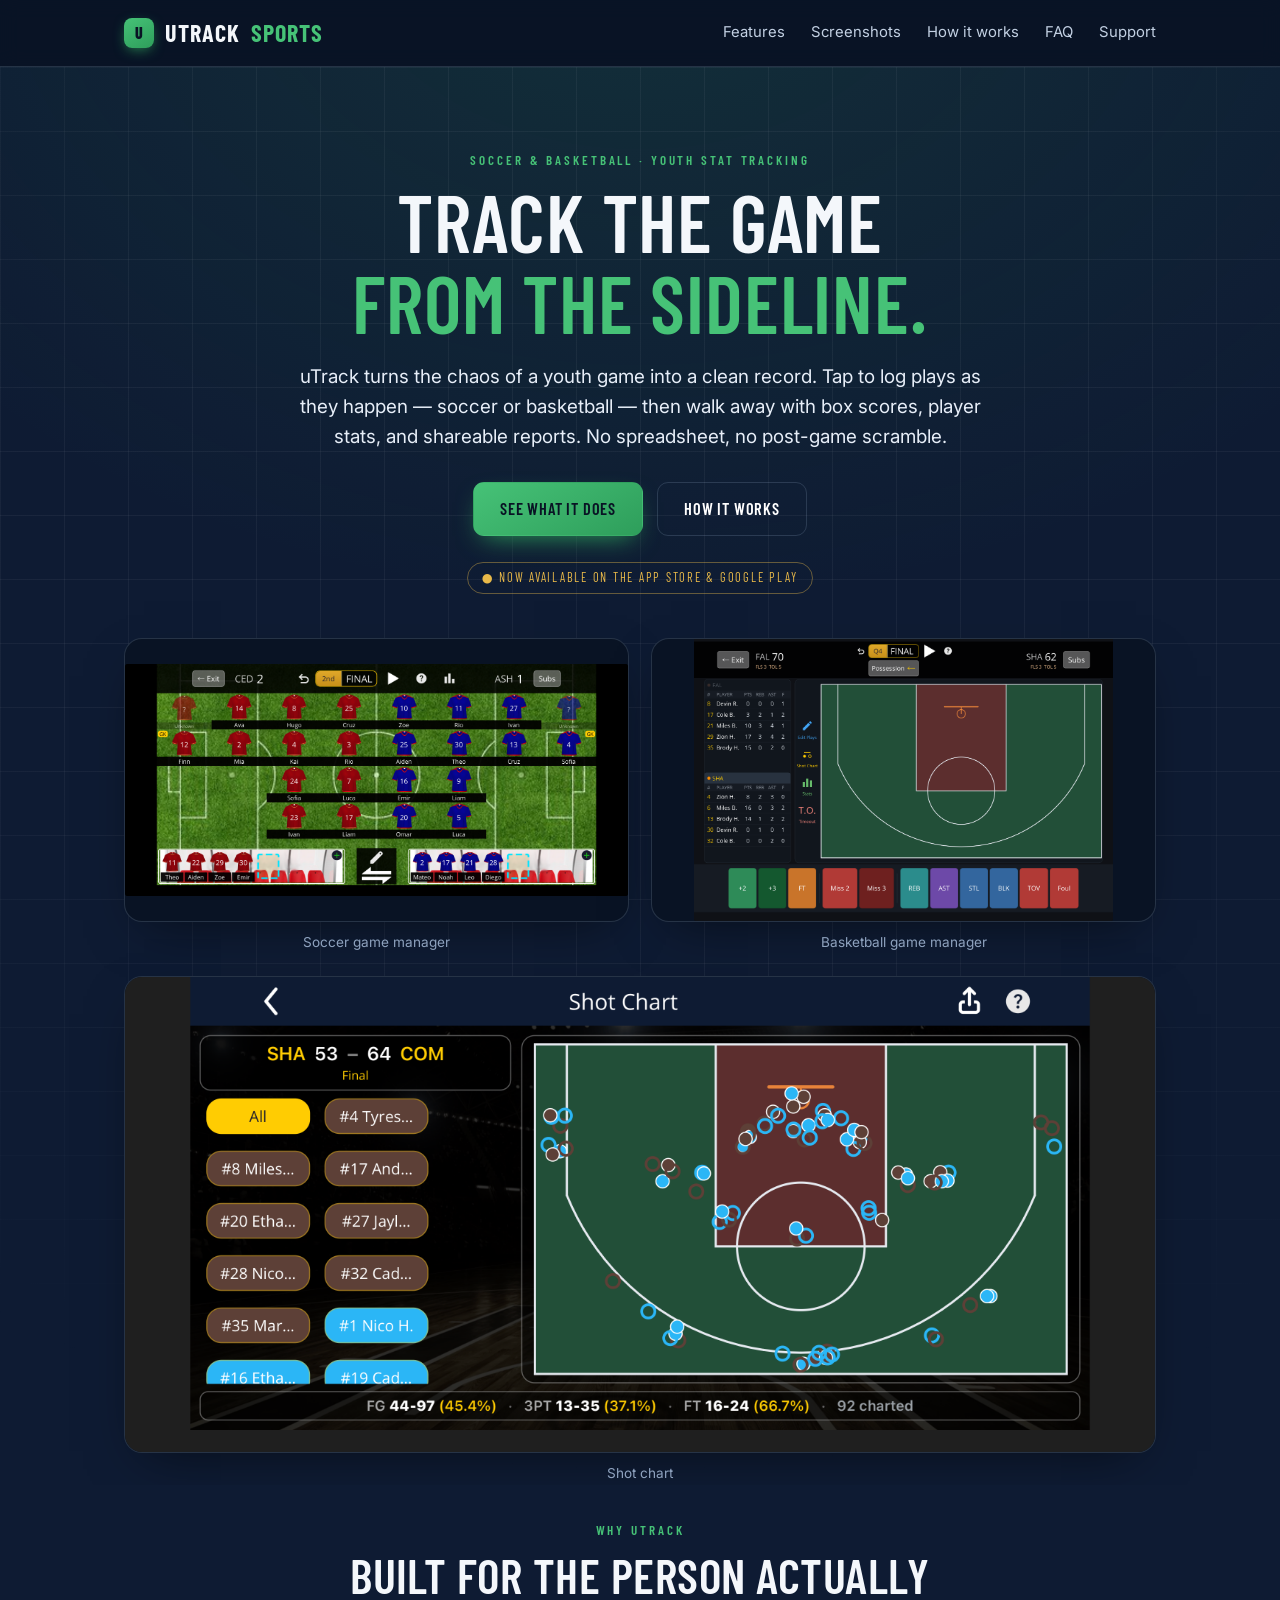
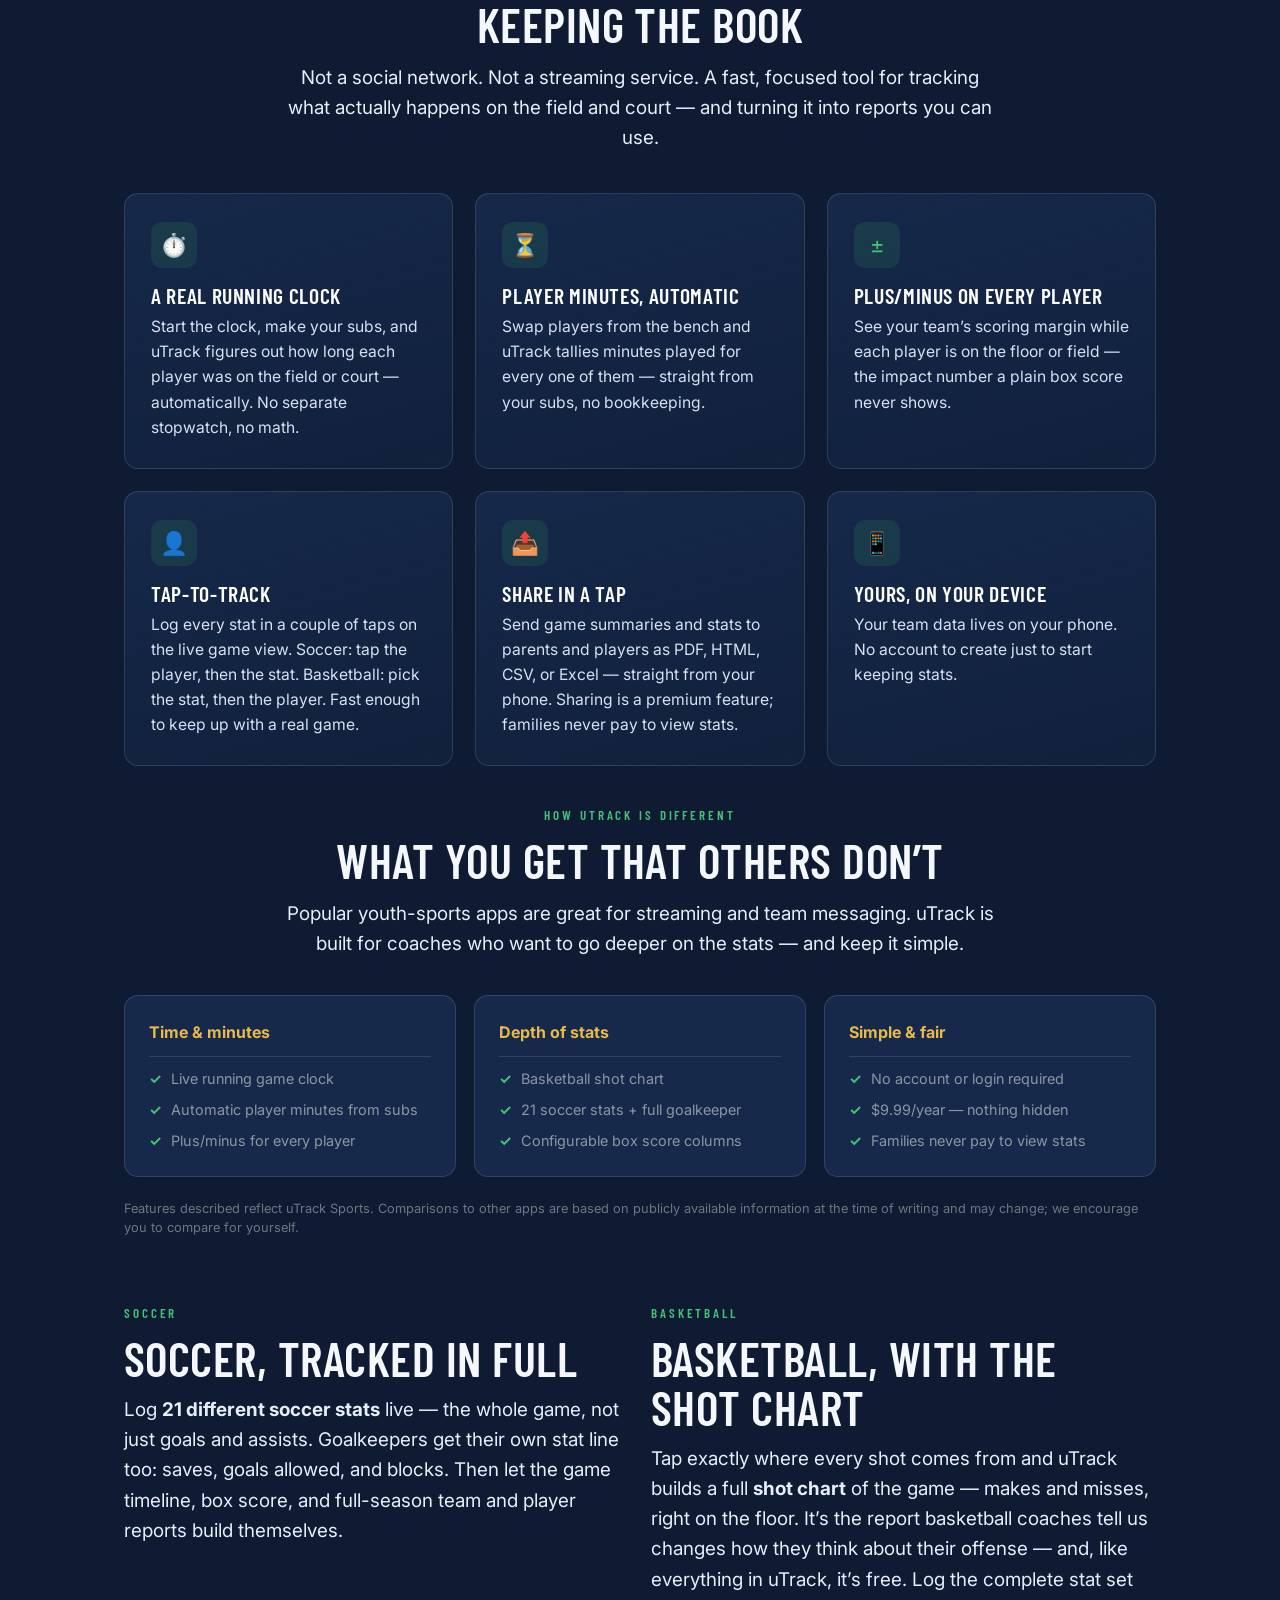
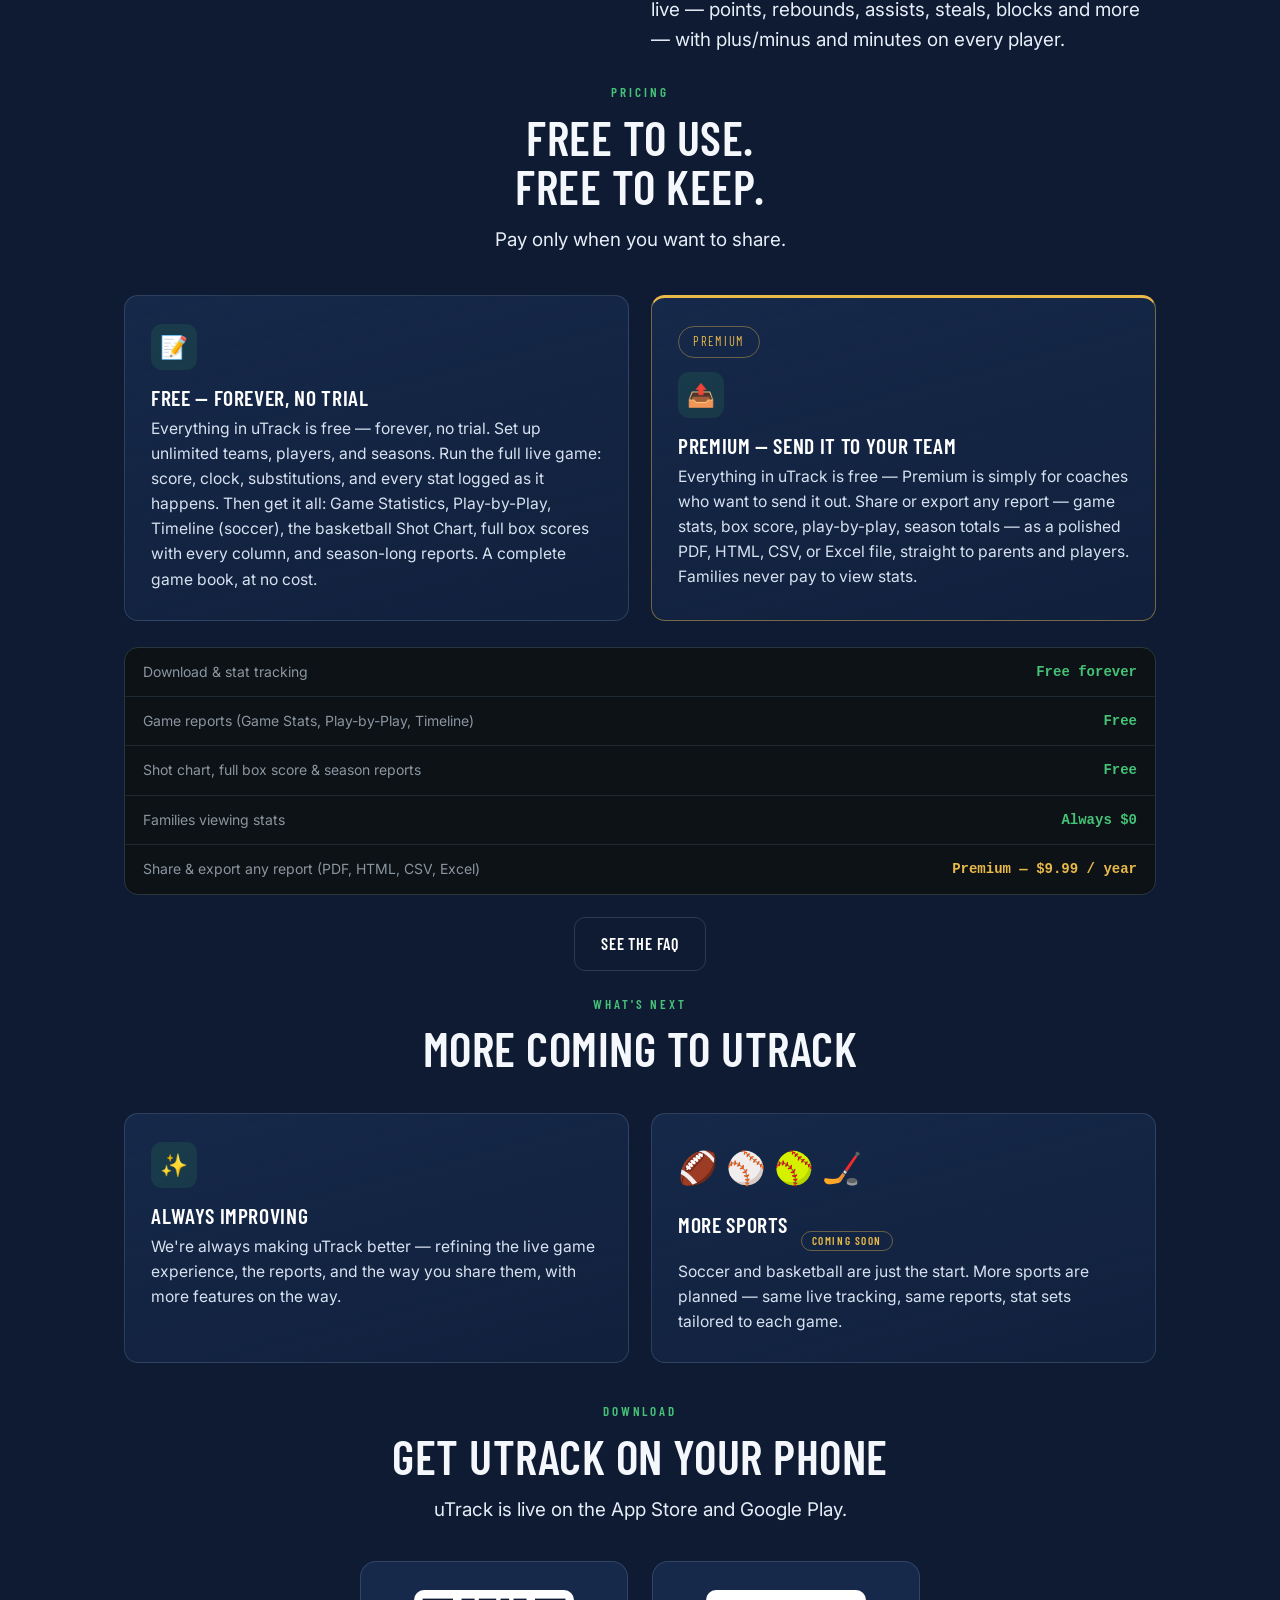
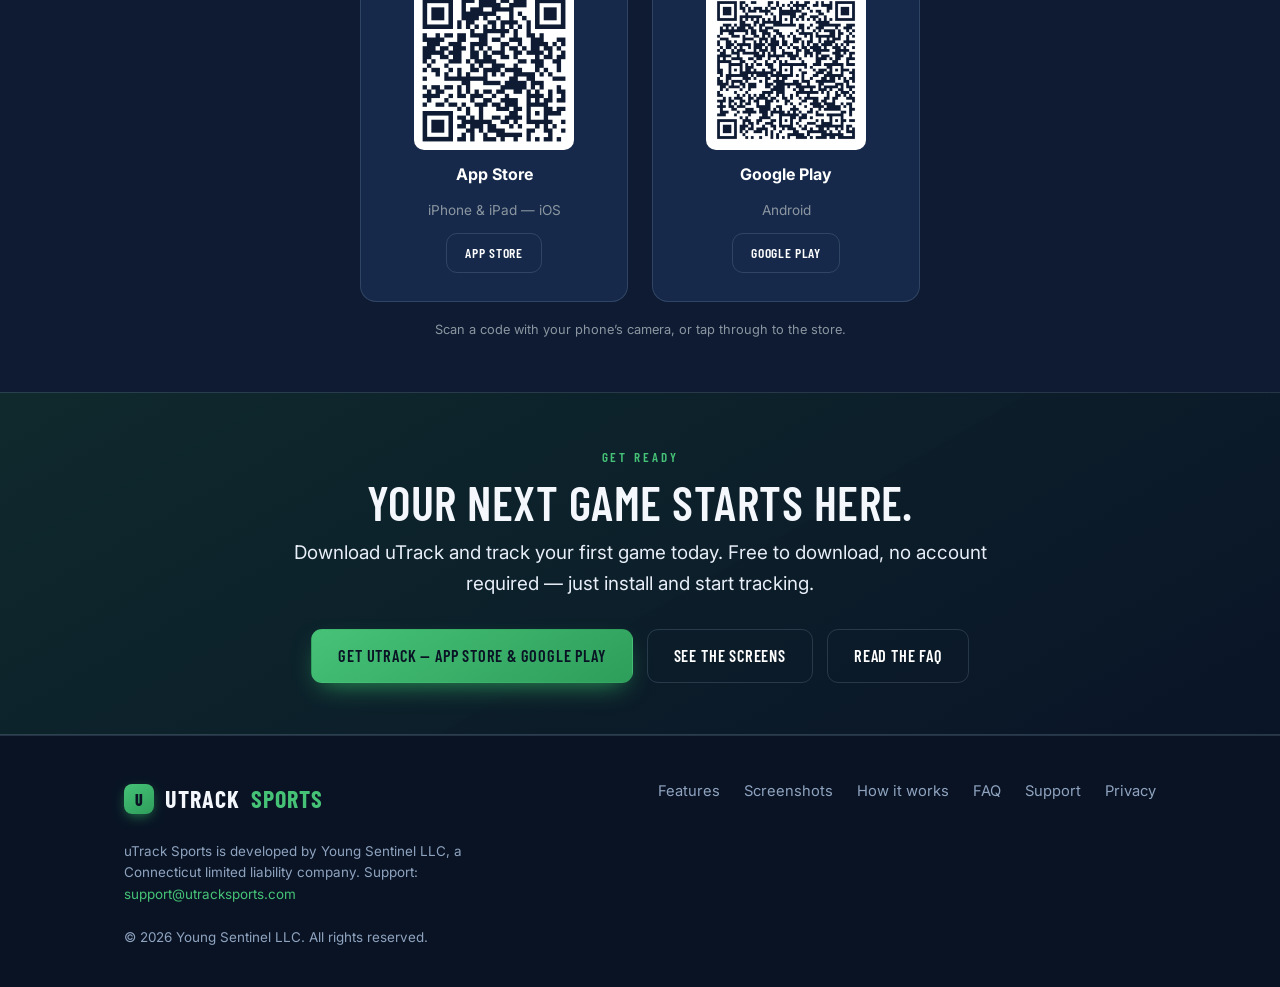
<file: index.html>
<!DOCTYPE html>
<html lang="en">
<head>
<meta charset="UTF-8">
<meta name="viewport" content="width=device-width,initial-scale=1">
<title>uTrack Sports — Stats from the sideline</title>
<meta name="description" content="uTrack is a youth soccer and basketball stat-tracking app. Log plays live, build box scores and reports, share in a tap. Now on the App Store and Google Play.">
<!-- Open Graph -->
<meta property="og:type" content="website">
<meta property="og:url" content="https://utracksports.com/">
<meta property="og:title" content="uTrack Sports — Stats from the sideline">
<meta property="og:description" content="uTrack is a youth soccer and basketball stat-tracking app. Log plays live, build box scores and reports, share in a tap. Now on the App Store and Google Play.">
<meta property="og:image" content="https://utracksports.com/images/utrack-social-card.png">
<!-- Twitter Card -->
<meta name="twitter:card" content="summary_large_image">
<meta name="twitter:title" content="uTrack Sports — Stats from the sideline">
<meta name="twitter:description" content="uTrack is a youth soccer and basketball stat-tracking app. Log plays live, build box scores and reports, share in a tap. Now on the App Store and Google Play.">
<meta name="twitter:image" content="https://utracksports.com/images/utrack-social-card.png">
<link rel="preconnect" href="https://fonts.googleapis.com">
<link rel="preconnect" href="https://fonts.gstatic.com" crossorigin>
<link href="https://fonts.googleapis.com/css2?family=Barlow+Condensed:wght@500;600;700&family=Inter:wght@400;500;600&display=swap" rel="stylesheet">
<link rel="stylesheet" href="styles.css">
<!-- Google Search Console / Play Console org-verification tag — required for ongoing verification; do not remove -->
<meta name="google-site-verification" content="xxsRUey2J3U1wO2TJS2DgMViItrjHtWRXAEomg9XubI" />
<!-- Cloudflare Web Analytics --><script type='module' src='https://static.cloudflareinsights.com/beacon.min.js' data-cf-beacon='{"token": "cf8ec7ba0cc14b44817669fe7023978c"}'></script><!-- End Cloudflare Web Analytics -->
</head>
<body>
<header class="site-header">
  <div class="wrap nav">
    <a href="index.html" class="brand"><span class="mark">u</span>uTrack<span class="tag">Sports</span></a>
    <button class="nav-toggle" aria-label="Menu" onclick="document.getElementById('nav').classList.toggle('open')">&#9776;</button>
    <nav class="nav-links" id="nav">
      <a href="features.html">Features</a>
      <a href="screenshots.html">Screenshots</a>
      <a href="how-to.html">How it works</a>
      <a href="faq.html">FAQ</a>
      <a href="support.html">Support</a>
    </nav>
  </div>
</header>

<section class="hero" style="padding-bottom:0">
  <div class="wrap">
    <div class="center" style="max-width:760px;margin:0 auto">
      <span class="eyebrow">Soccer &amp; basketball &middot; youth stat tracking</span>
      <h1>Track the game<br><span class="hl">from the sideline.</span></h1>
      <p class="lead" style="margin:0 auto">uTrack turns the chaos of a youth game into a clean record. Tap to log plays as they happen &mdash; soccer or basketball &mdash; then walk away with box scores, player stats, and shareable reports. No spreadsheet, no post-game scramble.</p>
      <div class="btn-row" style="justify-content:center">
        <a class="btn btn-primary" href="features.html">See what it does</a>
        <a class="btn btn-ghost" href="how-to.html">How it works</a>
      </div>
      <span class="badge-soon">&#9679; Now available on the App Store &amp; Google Play</span>
    </div>
    <div class="hero-trio">
      <figure>
        <div class="hero-shot"><img src="screenshots/03b-live-game-subs.png" alt="uTrack soccer game manager showing both teams on the field, score, and substitution bench" loading="eager"></div>
        <figcaption>Soccer game manager</figcaption>
      </figure>
      <figure>
        <div class="hero-shot"><img src="screenshots/bball-01.png" alt="uTrack basketball game manager showing both teams on the court and the live score" loading="eager"></div>
        <figcaption>Basketball game manager</figcaption>
      </figure>
      <figure class="full">
        <div class="hero-shot"><img src="screenshots/bball-02.png" alt="uTrack basketball shot chart showing where every shot was taken on the court" loading="eager"></div>
        <figcaption>Shot chart</figcaption>
      </figure>
    </div>
  </div>
</section>

<section style="padding-top:32px">
  <div class="wrap">
    <div class="center" style="margin-bottom:40px">
      <span class="eyebrow">Why uTrack</span>
      <h2>Built for the person actually<br>keeping the book</h2>
      <p class="lead" style="margin:14px auto 0">Not a social network. Not a streaming service. A fast, focused tool for tracking what actually happens on the field and court &mdash; and turning it into reports you can use.</p>
    </div>
    <div class="grid cols-3">
      <div class="card">
        <div class="ic">&#9201;&#65039;</div>
        <h3>A real running clock</h3>
        <p>Start the clock, make your subs, and uTrack figures out how long each player was on the field or court &mdash; automatically. No separate stopwatch, no math.</p>
      </div>
      <div class="card">
        <div class="ic">&#9203;</div>
        <h3>Player minutes, automatic</h3>
        <p>Swap players from the bench and uTrack tallies minutes played for every one of them &mdash; straight from your subs, no bookkeeping.</p>
      </div>
      <div class="card">
        <div class="ic">&#177;</div>
        <h3>Plus/minus on every player</h3>
        <p>See your team&rsquo;s scoring margin while each player is on the floor or field &mdash; the impact number a plain box score never shows.</p>
      </div>
      <div class="card">
        <div class="ic">&#128100;</div>
        <h3>Tap-to-track</h3>
        <p>Log every stat in a couple of taps on the live game view. Soccer: tap the player, then the stat. Basketball: pick the stat, then the player. Fast enough to keep up with a real game.</p>
      </div>
      <div class="card">
        <div class="ic">&#128228;</div>
        <h3>Share in a tap</h3>
        <p>Send game summaries and stats to parents and players as PDF, HTML, CSV, or Excel &mdash; straight from your phone. Sharing is a premium feature; families never pay to view stats.</p>
      </div>
      <div class="card">
        <div class="ic">&#128241;</div>
        <h3>Yours, on your device</h3>
        <p>Your team data lives on your phone. No account to create just to start keeping stats.</p>
      </div>
    </div>

    <div style="margin-top:36px">
      <div class="center" style="margin-bottom:28px">
        <span class="eyebrow">How uTrack is different</span>
        <h2>What you get that others don&rsquo;t</h2>
        <p class="lead" style="margin:14px auto 0">Popular youth-sports apps are great for streaming and team messaging. uTrack is built for coaches who want to go deeper on the stats &mdash; and keep it simple.</p>
      </div>
      <div class="diff-grid">
        <div class="diff-box">
          <div class="dk">Time &amp; minutes</div>
          <div class="di"><span class="dc">&#10003;</span><span>Live running game clock</span></div>
          <div class="di"><span class="dc">&#10003;</span><span>Automatic player minutes from subs</span></div>
          <div class="di"><span class="dc">&#10003;</span><span>Plus/minus for every player</span></div>
        </div>
        <div class="diff-box">
          <div class="dk">Depth of stats</div>
          <div class="di"><span class="dc">&#10003;</span><span>Basketball shot chart</span></div>
          <div class="di"><span class="dc">&#10003;</span><span>21 soccer stats + full goalkeeper</span></div>
          <div class="di"><span class="dc">&#10003;</span><span>Configurable box score columns</span></div>
        </div>
        <div class="diff-box">
          <div class="dk">Simple &amp; fair</div>
          <div class="di"><span class="dc">&#10003;</span><span>No account or login required</span></div>
          <div class="di"><span class="dc">&#10003;</span><span>$9.99/year &mdash; nothing hidden</span></div>
          <div class="di"><span class="dc">&#10003;</span><span>Families never pay to view stats</span></div>
        </div>
      </div>
      <p class="diff-disclaim">Features described reflect uTrack Sports. Comparisons to other apps are based on publicly available information at the time of writing and may change; we encourage you to compare for yourself.</p>
    </div>
  </div>
</section>

<section style="padding-top:12px;padding-bottom:12px">
  <div class="wrap">
    <div class="grid cols-2">
      <div>
        <span class="eyebrow">Soccer</span>
        <h2>Soccer, tracked in full</h2>
        <p class="lead" style="margin-top:12px">Log <strong>21 different soccer stats</strong> live &mdash; the whole game, not just goals and assists. Goalkeepers get their own stat line too: saves, goals allowed, and blocks. Then let the game timeline, box score, and full-season team and player reports build themselves.</p>
      </div>
      <div>
        <span class="eyebrow">Basketball</span>
        <h2>Basketball, with the shot chart</h2>
        <p class="lead" style="margin-top:12px">Tap exactly where every shot comes from and uTrack builds a full <strong>shot chart</strong> of the game &mdash; makes and misses, right on the floor. It&rsquo;s the report basketball coaches tell us changes how they think about their offense &mdash; and, like everything in uTrack, it&rsquo;s free. Log the complete stat set live &mdash; points, rebounds, assists, steals, blocks and more &mdash; with plus/minus and minutes on every player.</p>
      </div>
    </div>
  </div>
</section>

<section style="padding-top:12px;padding-bottom:12px">
  <div class="wrap">
    <div class="center" style="margin-bottom:40px">
      <span class="eyebrow">Pricing</span>
      <h2>Free to use.<br>Free to keep.</h2>
      <p class="lead" style="margin:14px auto 0">Pay only when you want to share.</p>
    </div>
    <div class="grid cols-2">
      <div class="card">
        <div class="ic">&#128221;</div>
        <h3>Free &mdash; forever, no trial</h3>
        <p>Everything in uTrack is free &mdash; forever, no trial. Set up unlimited teams, players, and seasons. Run the full live game: score, clock, substitutions, and every stat logged as it happens. Then get it all: Game Statistics, Play-by-Play, Timeline (soccer), the basketball Shot Chart, full box scores with every column, and season-long reports. A complete game book, at no cost.</p>
      </div>
      <div class="card card-premium">
        <span class="badge-soon" style="margin-top:0;margin-bottom:14px">Premium</span>
        <div class="ic">&#128228;</div>
        <h3>Premium &mdash; send it to your team</h3>
        <p>Everything in uTrack is free &mdash; Premium is simply for coaches who want to send it out. Share or export any report &mdash; game stats, box score, play-by-play, season totals &mdash; as a polished PDF, HTML, CSV, or Excel file, straight to parents and players. Families never pay to view stats.</p>
      </div>
    </div>
    <div class="ptable">
      <div class="r"><span class="lbl">Download &amp; stat tracking</span><span class="val free">Free forever</span></div>
      <div class="r"><span class="lbl">Game reports (Game Stats, Play-by-Play, Timeline)</span><span class="val free">Free</span></div>
      <div class="r"><span class="lbl">Shot chart, full box score &amp; season reports</span><span class="val free">Free</span></div>
      <div class="r"><span class="lbl">Families viewing stats</span><span class="val free">Always $0</span></div>
      <div class="r"><span class="lbl">Share &amp; export any report (PDF, HTML, CSV, Excel)</span><span class="val paid">Premium &mdash; $9.99 / year</span></div>
    </div>
    <div class="btn-row" style="justify-content:center;margin-top:22px">
      <a class="btn btn-ghost" href="faq.html">See the FAQ</a>
    </div>
  </div>
</section>

<section style="padding-top:8px">
  <div class="wrap">
    <div class="center" style="margin-bottom:40px">
      <span class="eyebrow">What's next</span>
      <h2>More coming to uTrack</h2>
    </div>
    <div class="grid cols-2">
      <div class="card">
        <div class="ic">&#10024;</div>
        <h3>Always improving</h3>
        <p>We're always making uTrack better &mdash; refining the live game experience, the reports, and the way you share them, with more features on the way.</p>
      </div>
      <div class="card">
        <div style="font-size:2rem;margin-bottom:12px;white-space:nowrap">&#127944; &#9918; &#129358; &#127954;</div>
        <h3>More sports <span class="badge-soon" style="font-size:.7rem;padding:3px 10px;margin-left:8px;vertical-align:middle">Coming soon</span></h3>
        <p>Soccer and basketball are just the start. More sports are planned &mdash; same live tracking, same reports, stat sets tailored to each game.</p>
      </div>
    </div>
  </div>
</section>

<section id="download" style="padding-top:0;margin-top:-16px">
  <div class="wrap">
    <div class="center" style="margin-bottom:6px">
      <span class="eyebrow">Download</span>
      <h2>Get uTrack on your phone</h2>
      <p class="lead" style="margin:14px auto 0">uTrack is live on the App Store and Google Play.</p>
    </div>
    <div class="scan-grid">
      <div class="qr-card">
        <img src="screenshots/qr-appstore.png" alt="QR code to download uTrack Sports on the App Store" width="160" height="160" style="border-radius:10px;display:block;margin:0 auto">
        <div class="qr-label">App Store</div>
        <div class="qr-plat">iPhone &amp; iPad &mdash; iOS</div>
        <a class="btn btn-ghost store-btn live" id="appstore-btn" href="https://apps.apple.com/us/app/utrack-sports/id6779220146" target="_blank" rel="noopener">App Store</a>
      </div>
      <div class="qr-card">
        <img src="screenshots/qr-googleplay.png" alt="QR code to download uTrack Sports on Google Play" width="160" height="160" style="border-radius:10px;display:block;margin:0 auto">
        <div class="qr-label">Google Play</div>
        <div class="qr-plat">Android</div>
        <a class="btn btn-ghost store-btn live" id="googleplay-btn" href="https://play.google.com/store/apps/details?id=com.utracksports.app" target="_blank" rel="noopener">Google Play</a>
      </div>
    </div>
    <p class="scan-note">Scan a code with your phone&rsquo;s camera, or tap through to the store.</p>
  </div>
</section>

<section class="cta-band">
  <div class="wrap">
    <span class="eyebrow">Get ready</span>
    <h2>Your next game starts here.</h2>
    <p class="lead" style="margin:0 auto">Download uTrack and track your first game today. Free to download, no account required &mdash; just install and start tracking.</p>
    <div class="btn-row" style="justify-content:center">
      <a class="btn btn-primary" href="#download">Get uTrack &mdash; App Store &amp; Google Play</a>
      <a class="btn btn-ghost" href="screenshots.html">See the screens</a>
      <a class="btn btn-ghost" href="faq.html">Read the FAQ</a>
    </div>
  </div>
</section>

<footer class="site-footer">
  <div class="wrap">
    <div class="foot-grid">
      <a href="index.html" class="brand"><span class="mark">u</span>uTrack<span class="tag">Sports</span></a>
      <div class="foot-links">
        <a href="features.html">Features</a>
        <a href="screenshots.html">Screenshots</a>
        <a href="how-to.html">How it works</a>
        <a href="faq.html">FAQ</a>
        <a href="support.html">Support</a>
        <a href="privacy.html">Privacy</a>
      </div>
    </div>
    <p class="foot-note">uTrack Sports is developed by Young Sentinel LLC, a Connecticut limited liability company. Support: <a href="mailto:support@utracksports.com" style="color:var(--pitch-lt)">support@utracksports.com</a></p>
    <p class="foot-note">&copy; 2026 Young Sentinel LLC. All rights reserved.</p>
  </div>
</footer>
</body>
</html>
</file>
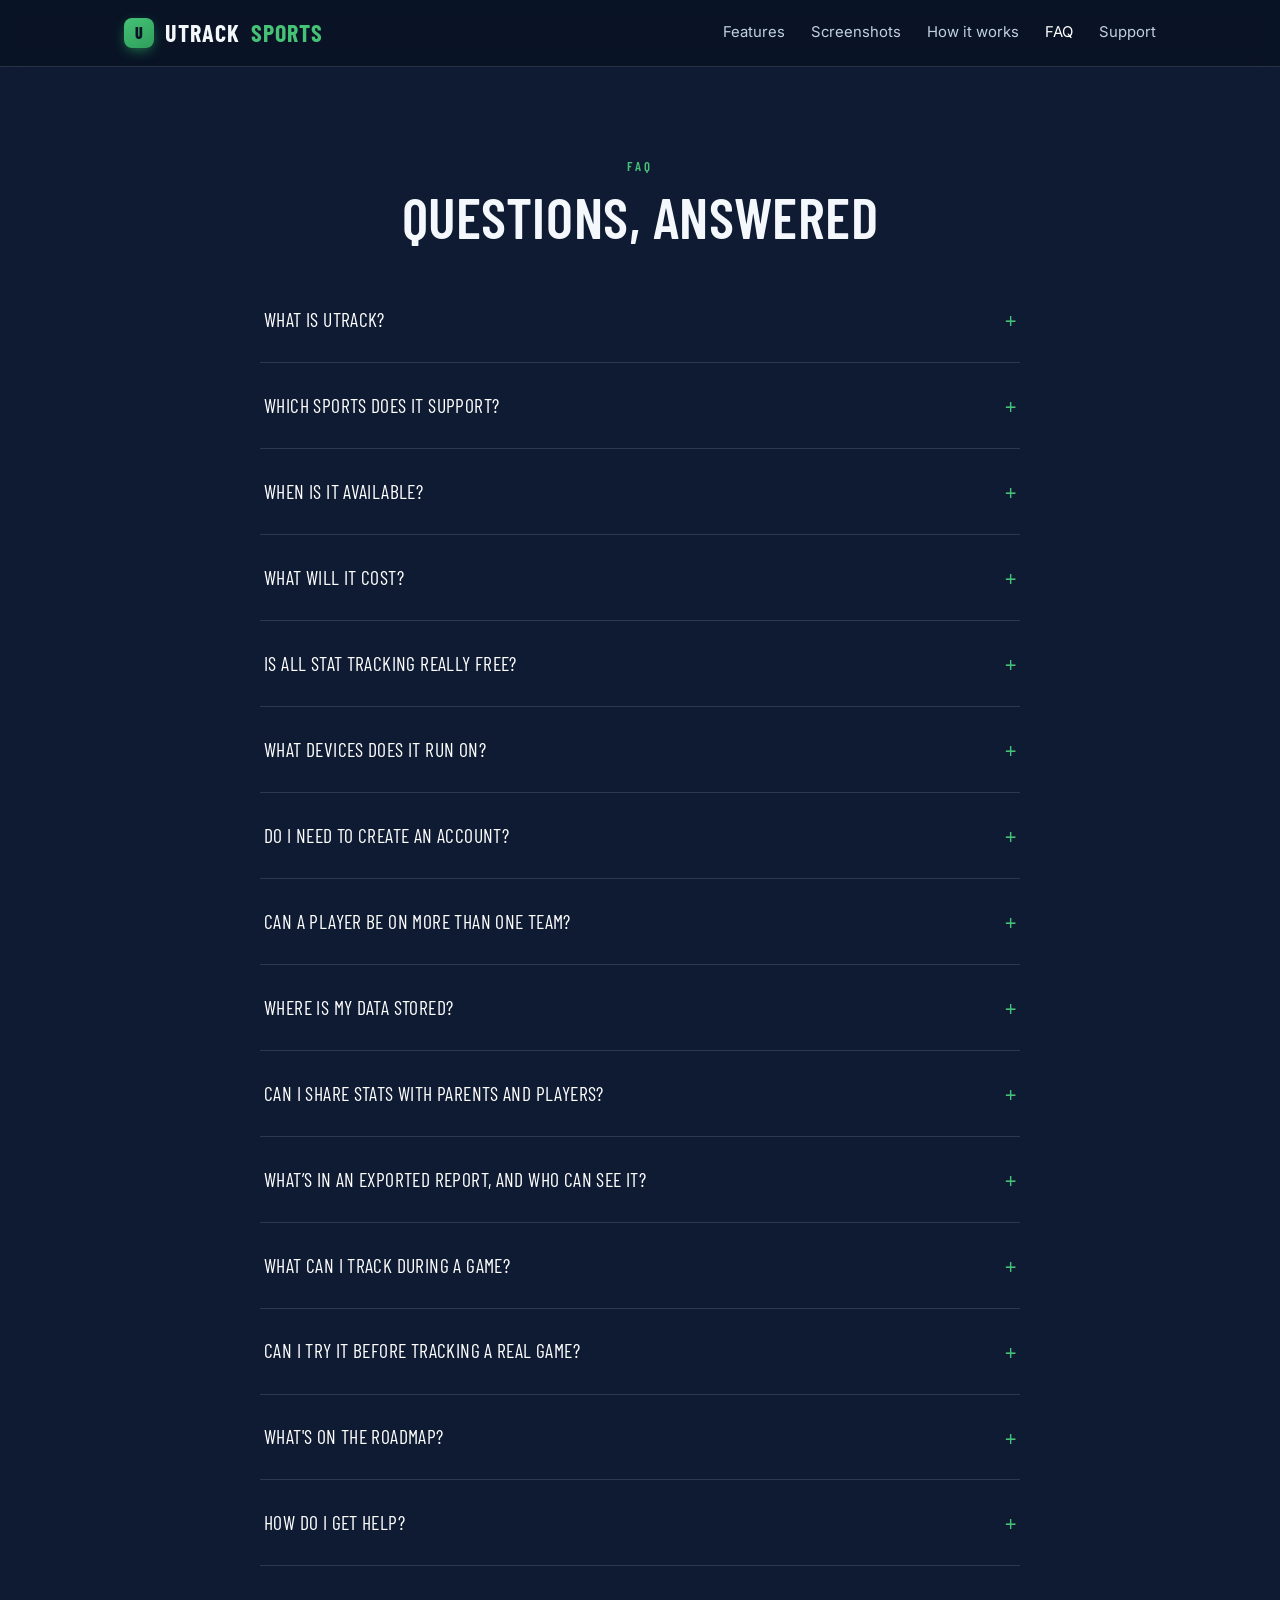
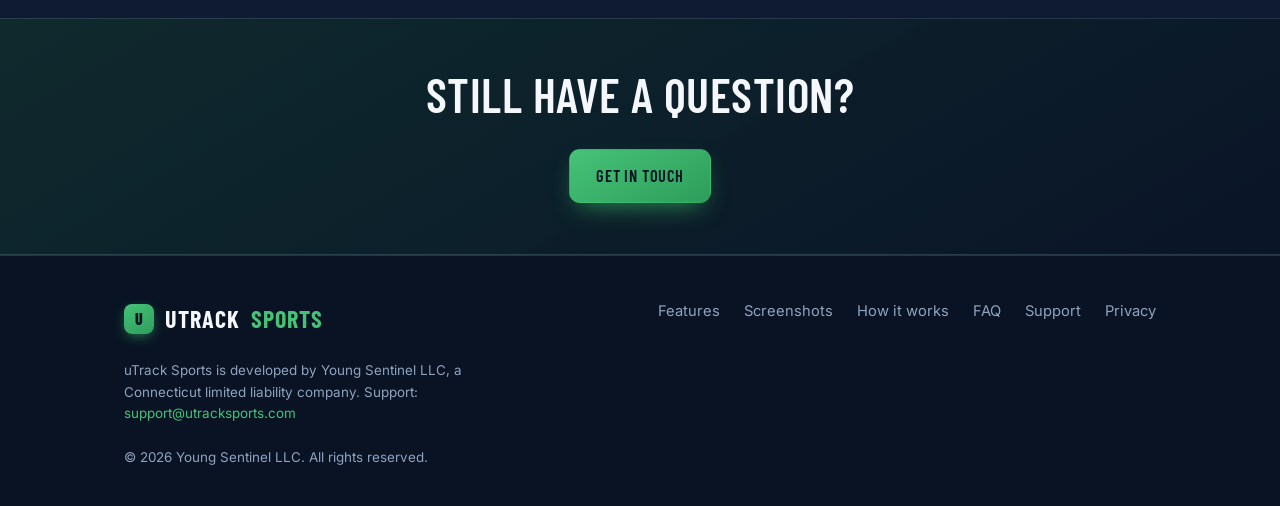
<file: faq.html>
<!DOCTYPE html>
<html lang="en">
<head>
<meta charset="UTF-8">
<meta name="viewport" content="width=device-width,initial-scale=1">
<title>FAQ — uTrack Sports</title>
<meta name="description" content="Common questions about uTrack: pricing, platforms, data and privacy, sharing, and what's coming.">
<link rel="preconnect" href="https://fonts.googleapis.com">
<link rel="preconnect" href="https://fonts.gstatic.com" crossorigin>
<link href="https://fonts.googleapis.com/css2?family=Barlow+Condensed:wght@500;600;700&family=Inter:wght@400;500;600&display=swap" rel="stylesheet">
<link rel="stylesheet" href="styles.css">
<!-- Cloudflare Web Analytics --><script type='module' src='https://static.cloudflareinsights.com/beacon.min.js' data-cf-beacon='{"token": "cf8ec7ba0cc14b44817669fe7023978c"}'></script><!-- End Cloudflare Web Analytics -->
</head>
<body>
<header class="site-header">
  <div class="wrap nav">
    <a href="index.html" class="brand"><span class="mark">u</span>uTrack<span class="tag">Sports</span></a>
    <button class="nav-toggle" aria-label="Menu" onclick="document.getElementById('nav').classList.toggle('open')">&#9776;</button>
    <nav class="nav-links" id="nav">
      <a href="features.html">Features</a>
      <a href="screenshots.html">Screenshots</a>
      <a href="how-to.html">How it works</a>
      <a href="faq.html" class="active">FAQ</a>
      <a href="support.html">Support</a>
    </nav>
  </div>
</header>

<div class="page-head">
  <div class="wrap center">
    <span class="eyebrow">FAQ</span>
    <h1>Questions, answered</h1>
  </div>
</div>

<section style="padding-top:24px">
  <div class="wrap">
    <div class="faq">
      <details class="qa">
        <summary>What is uTrack?</summary>
        <div class="a">uTrack is a mobile app for tracking youth sports games &mdash; currently soccer and basketball. You log plays live from the sideline on a live game view, and the app turns that into game statistics, box scores, reports, and a play-by-play feed you can share.</div>
      </details>
      <details class="qa">
        <summary>Which sports does it support?</summary>
        <div class="a">Soccer and basketball. Both are fully supported &mdash; live tracking, box scores, game reports, and season reports. The live game screen and stat set are tailored to each sport.</div>
      </details>
      <details class="qa">
        <summary>When is it available?</summary>
        <div class="a">uTrack is live now on the Apple App Store for iPhone and iPad, and on Google Play for Android. Search for "uTrack Sports" or download it directly on the <a href="https://apps.apple.com/us/app/utrack-sports/id6779220146" target="_blank" rel="noopener" style="color:var(--pitch-lt)">App Store</a> or <a href="https://play.google.com/store/apps/details?id=com.utracksports.app" target="_blank" rel="noopener" style="color:var(--pitch-lt)">Google Play</a>.</div>
      </details>
      <details class="qa">
        <summary>What will it cost?</summary>
        <div class="a">uTrack is free to download and free to use &mdash; all stat tracking, game reports, the basketball shot chart, full box scores, and season-long reports are free, forever. Premium is an optional subscription, only for coaches who want to share or export polished reports to parents and players. Premium is $9.99 per year. Subscriptions are managed through your Apple ID or Google Play account.</div>
      </details>
      <details class="qa">
        <summary>Is all stat tracking really free?</summary>
        <div class="a">Yes. Every stat, every substitution, every game &mdash; tracked free, forever. uTrack never locks you out of logging a game or viewing any report, including the shot chart, full box scores, and season-long reports. The only thing Premium adds is the ability to share or export those reports. Keeping a complete game book from the sideline is always free.</div>
      </details>
      <details class="qa">
        <summary>What devices does it run on?</summary>
        <div class="a">uTrack runs on iPhone and iPad, and on Android phones and tablets. The live game screen runs in landscape so you get the full field or court while you track.</div>
      </details>
      <details class="qa">
        <summary>Do I need to create an account?</summary>
        <div class="a">No. There's no sign-up wall &mdash; install the app and start setting up your team. Your data lives on your device.</div>
      </details>
      <details class="qa">
        <summary>Can a player be on more than one team?</summary>
        <div class="a">Yes. You add each player once to your master player list, then assign them to any team's roster from that list &mdash; so the same player can be on more than one team without re-entering their details.</div>
      </details>
      <details class="qa">
        <summary>Where is my data stored?</summary>
        <div class="a">Your team data &mdash; teams, players, games, and stats &mdash; is stored locally on your device. uTrack doesn't require a server account to keep your stats. See our <a href="privacy.html" style="color:var(--pitch-lt)">Privacy Policy</a> for the full details.</div>
      </details>
      <details class="qa">
        <summary>Can I share stats with parents and players?</summary>
        <div class="a">Sharing and export is a premium feature. With premium, you can share any report &mdash; game stats, box score, play-by-play, season totals &mdash; as PDF, HTML, CSV, or Excel, using your phone&rsquo;s normal sharing (email, messages, wherever your team lives). Free users can view all their game reports in the app.</div>
      </details>
      <details class="qa">
        <summary>What&rsquo;s in an exported report, and who can see it?</summary>
        <div class="a">An exported report contains what you tracked: team names, the game or season date, jersey numbers, player names shown as first name and last initial, and the stats. It&rsquo;s created on your device and shared through whatever app you choose &mdash; email, messages, a team chat. Nothing is uploaded to us and we never have a copy. Once you share it, it&rsquo;s out of the app&rsquo;s hands, so it&rsquo;s worth a moment&rsquo;s thought about who&rsquo;s receiving it &mdash; the same way you would with a team photo or a printed scoresheet.</div>
      </details>
      <details class="qa">
        <summary>What can I track during a game?</summary>
        <div class="a">It depends on the sport. For soccer: goals, assists, shots, shots on goal, saves, fouls, corners, cards, and more &mdash; 21 trackable stats in total, including full goalkeeper stats. For basketball: points, rebounds, assists, steals, blocks, turnovers, fouls, and shooting splits, plus a shot chart that maps where every shot came from. Both sports track substitutions, minutes played, and plus/minus for every player automatically.</div>
      </details>
      <details class="qa">
        <summary>Can I try it before tracking a real game?</summary>
        <div class="a">Yes. Every install includes a finished demo game &mdash; one for each sport &mdash; so you can explore the live screen, stats, and reports with real data before your first real game.</div>
      </details>
      <details class="qa">
        <summary>What's on the roadmap?</summary>
        <div class="a">We're actively adding features and improving uTrack. One direction we're excited about: <strong>more sports</strong> &mdash; soccer and basketball are just the start, with additional sports planned, each with their own tailored stat set.</div>
      </details>
      <details class="qa">
        <summary>How do I get help?</summary>
        <div class="a">Head to our <a href="support.html" style="color:var(--pitch-lt)">Support page</a> or email <a href="mailto:support@utracksports.com" style="color:var(--pitch-lt)">support@utracksports.com</a>.</div>
      </details>
    </div>
  </div>
</section>

<section class="cta-band">
  <div class="wrap">
    <h2>Still have a question?</h2>
    <div class="btn-row" style="justify-content:center">
      <a class="btn btn-primary" href="support.html">Get in touch</a>
    </div>
  </div>
</section>

<footer class="site-footer">
  <div class="wrap">
    <div class="foot-grid">
      <a href="index.html" class="brand"><span class="mark">u</span>uTrack<span class="tag">Sports</span></a>
      <div class="foot-links">
        <a href="features.html">Features</a>
        <a href="screenshots.html">Screenshots</a>
        <a href="how-to.html">How it works</a>
        <a href="faq.html">FAQ</a>
        <a href="support.html">Support</a>
        <a href="privacy.html">Privacy</a>
      </div>
    </div>
    <p class="foot-note">uTrack Sports is developed by Young Sentinel LLC, a Connecticut limited liability company. Support: <a href="mailto:support@utracksports.com" style="color:var(--pitch-lt)">support@utracksports.com</a></p>
    <p class="foot-note">&copy; 2026 Young Sentinel LLC. All rights reserved.</p>
  </div>
</footer>
</body>
</html>
</file>
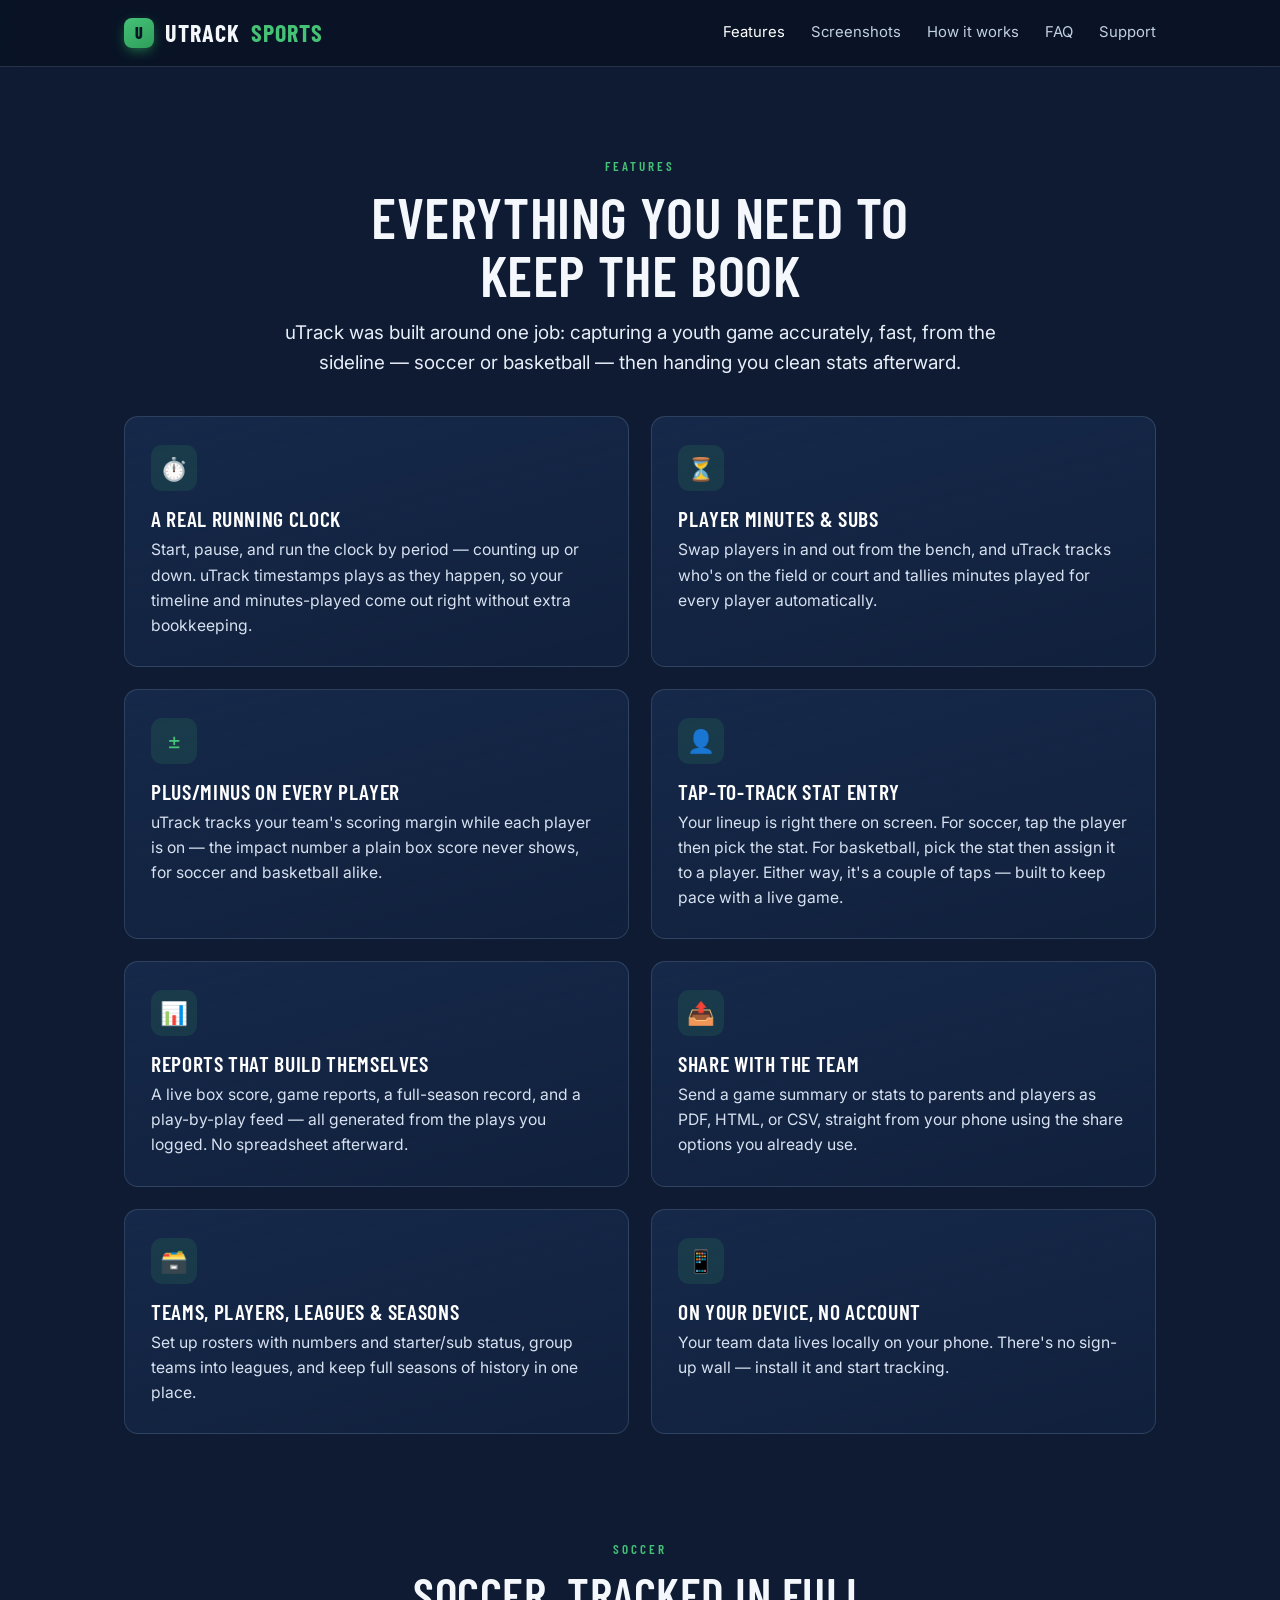
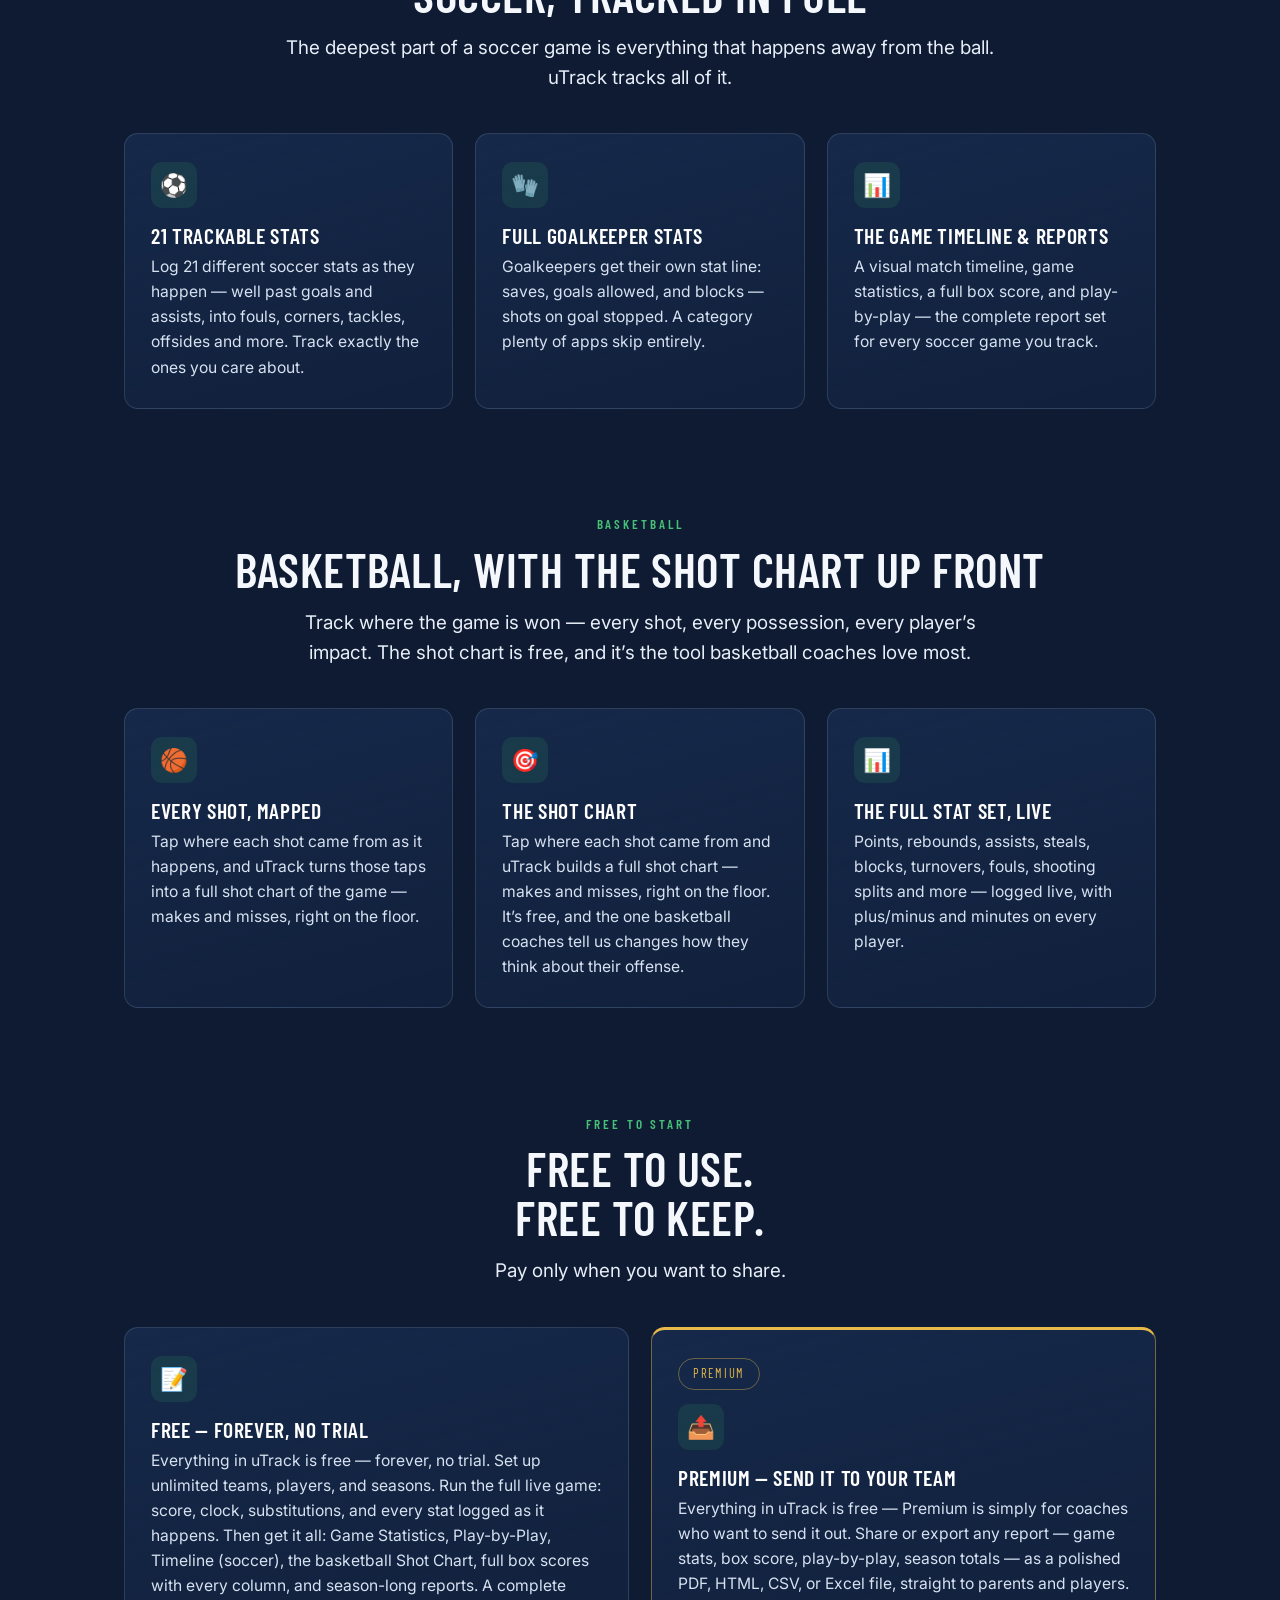
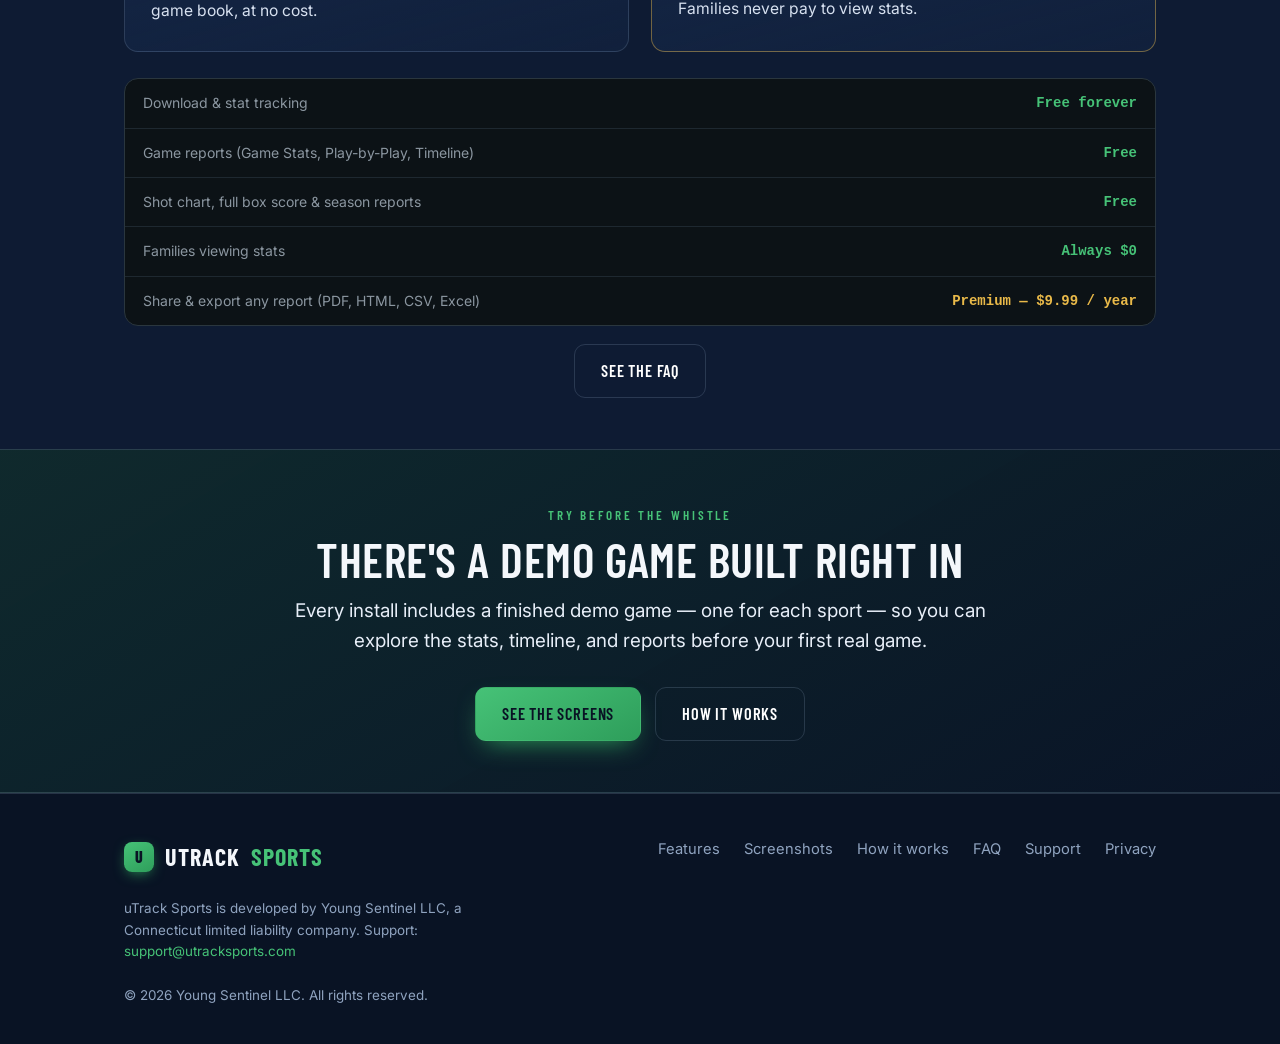
<file: features.html>
<!DOCTYPE html>
<html lang="en">
<head>
<meta charset="UTF-8">
<meta name="viewport" content="width=device-width,initial-scale=1">
<title>Features — uTrack Sports</title>
<meta name="description" content="What uTrack does: live tap-to-track stat entry for soccer and basketball, a running game clock, substitutions, automatic reports, sharing, and full season organization.">
<link rel="preconnect" href="https://fonts.googleapis.com">
<link rel="preconnect" href="https://fonts.gstatic.com" crossorigin>
<link href="https://fonts.googleapis.com/css2?family=Barlow+Condensed:wght@500;600;700&family=Inter:wght@400;500;600&display=swap" rel="stylesheet">
<link rel="stylesheet" href="styles.css">
<!-- Cloudflare Web Analytics --><script type='module' src='https://static.cloudflareinsights.com/beacon.min.js' data-cf-beacon='{"token": "cf8ec7ba0cc14b44817669fe7023978c"}'></script><!-- End Cloudflare Web Analytics -->
</head>
<body>
<header class="site-header">
  <div class="wrap nav">
    <a href="index.html" class="brand"><span class="mark">u</span>uTrack<span class="tag">Sports</span></a>
    <button class="nav-toggle" aria-label="Menu" onclick="document.getElementById('nav').classList.toggle('open')">&#9776;</button>
    <nav class="nav-links" id="nav">
      <a href="features.html" class="active">Features</a>
      <a href="screenshots.html">Screenshots</a>
      <a href="how-to.html">How it works</a>
      <a href="faq.html">FAQ</a>
      <a href="support.html">Support</a>
    </nav>
  </div>
</header>

<div class="page-head">
  <div class="wrap center">
    <span class="eyebrow">Features</span>
    <h1>Everything you need to<br>keep the book</h1>
    <p class="lead" style="margin:14px auto 0">uTrack was built around one job: capturing a youth game accurately, fast, from the sideline &mdash; soccer or basketball &mdash; then handing you clean stats afterward.</p>
  </div>
</div>

<section style="padding-top:30px">
  <div class="wrap">
    <div class="grid cols-2">
      <div class="card">
        <div class="ic">&#9201;&#65039;</div>
        <h3>A real running clock</h3>
        <p>Start, pause, and run the clock by period &mdash; counting up or down. uTrack timestamps plays as they happen, so your timeline and minutes-played come out right without extra bookkeeping.</p>
      </div>
      <div class="card">
        <div class="ic">&#9203;</div>
        <h3>Player minutes &amp; subs</h3>
        <p>Swap players in and out from the bench, and uTrack tracks who's on the field or court and tallies minutes played for every player automatically.</p>
      </div>
      <div class="card">
        <div class="ic">&#177;</div>
        <h3>Plus/minus on every player</h3>
        <p>uTrack tracks your team's scoring margin while each player is on &mdash; the impact number a plain box score never shows, for soccer and basketball alike.</p>
      </div>
      <div class="card">
        <div class="ic">&#128100;</div>
        <h3>Tap-to-track stat entry</h3>
        <p>Your lineup is right there on screen. For soccer, tap the player then pick the stat. For basketball, pick the stat then assign it to a player. Either way, it's a couple of taps &mdash; built to keep pace with a live game.</p>
      </div>
      <div class="card">
        <div class="ic">&#128202;</div>
        <h3>Reports that build themselves</h3>
        <p>A live box score, game reports, a full-season record, and a play-by-play feed &mdash; all generated from the plays you logged. No spreadsheet afterward.</p>
      </div>
      <div class="card">
        <div class="ic">&#128228;</div>
        <h3>Share with the team</h3>
        <p>Send a game summary or stats to parents and players as PDF, HTML, or CSV, straight from your phone using the share options you already use.</p>
      </div>
      <div class="card">
        <div class="ic">&#128451;&#65039;</div>
        <h3>Teams, players, leagues &amp; seasons</h3>
        <p>Set up rosters with numbers and starter/sub status, group teams into leagues, and keep full seasons of history in one place.</p>
      </div>
      <div class="card">
        <div class="ic">&#128241;</div>
        <h3>On your device, no account</h3>
        <p>Your team data lives locally on your phone. There's no sign-up wall &mdash; install it and start tracking.</p>
      </div>
    </div>
  </div>
</section>

<section>
  <div class="wrap">
    <div class="center" style="margin-bottom:40px">
      <span class="eyebrow">Soccer</span>
      <h2>Soccer, tracked in full</h2>
      <p class="lead" style="margin:14px auto 0">The deepest part of a soccer game is everything that happens away from the ball. uTrack tracks all of it.</p>
    </div>
    <div class="grid cols-3">
      <div class="card">
        <div class="ic">&#9917;</div>
        <h3>21 trackable stats</h3>
        <p>Log 21 different soccer stats as they happen &mdash; well past goals and assists, into fouls, corners, tackles, offsides and more. Track exactly the ones you care about.</p>
      </div>
      <div class="card">
        <div class="ic">&#129508;</div>
        <h3>Full goalkeeper stats</h3>
        <p>Goalkeepers get their own stat line: saves, goals allowed, and blocks &mdash; shots on goal stopped. A category plenty of apps skip entirely.</p>
      </div>
      <div class="card">
        <div class="ic">&#128202;</div>
        <h3>The game timeline &amp; reports</h3>
        <p>A visual match timeline, game statistics, a full box score, and play-by-play &mdash; the complete report set for every soccer game you track.</p>
      </div>
    </div>
  </div>
</section>

<section>
  <div class="wrap">
    <div class="center" style="margin-bottom:40px">
      <span class="eyebrow">Basketball</span>
      <h2>Basketball, with the shot chart up front</h2>
      <p class="lead" style="margin:14px auto 0">Track where the game is won &mdash; every shot, every possession, every player&rsquo;s impact. The shot chart is free, and it&rsquo;s the tool basketball coaches love most.</p>
    </div>
    <div class="grid cols-3">
      <div class="card">
        <div class="ic">&#127936;</div>
        <h3>Every shot, mapped</h3>
        <p>Tap where each shot came from as it happens, and uTrack turns those taps into a full shot chart of the game &mdash; makes and misses, right on the floor.</p>
      </div>
      <div class="card">
        <div class="ic">&#127919;</div>
        <h3>The shot chart</h3>
        <p>Tap where each shot came from and uTrack builds a full shot chart &mdash; makes and misses, right on the floor. It&rsquo;s free, and the one basketball coaches tell us changes how they think about their offense.</p>
      </div>
      <div class="card">
        <div class="ic">&#128202;</div>
        <h3>The full stat set, live</h3>
        <p>Points, rebounds, assists, steals, blocks, turnovers, fouls, shooting splits and more &mdash; logged live, with plus/minus and minutes on every player.</p>
      </div>
    </div>
  </div>
</section>

<section>
  <div class="wrap">
    <div class="center" style="margin-bottom:40px">
      <span class="eyebrow">Free to start</span>
      <h2>Free to use.<br>Free to keep.</h2>
      <p class="lead" style="margin:14px auto 0">Pay only when you want to share.</p>
    </div>
    <div class="grid cols-2">
      <div class="card">
        <div class="ic">&#128221;</div>
        <h3>Free &mdash; forever, no trial</h3>
        <p>Everything in uTrack is free &mdash; forever, no trial. Set up unlimited teams, players, and seasons. Run the full live game: score, clock, substitutions, and every stat logged as it happens. Then get it all: Game Statistics, Play-by-Play, Timeline (soccer), the basketball Shot Chart, full box scores with every column, and season-long reports. A complete game book, at no cost.</p>
      </div>
      <div class="card card-premium">
        <span class="badge-soon" style="margin-top:0;margin-bottom:14px">Premium</span>
        <div class="ic">&#128228;</div>
        <h3>Premium &mdash; send it to your team</h3>
        <p>Everything in uTrack is free &mdash; Premium is simply for coaches who want to send it out. Share or export any report &mdash; game stats, box score, play-by-play, season totals &mdash; as a polished PDF, HTML, CSV, or Excel file, straight to parents and players. Families never pay to view stats.</p>
      </div>
    </div>
    <div class="ptable">
      <div class="r"><span class="lbl">Download &amp; stat tracking</span><span class="val free">Free forever</span></div>
      <div class="r"><span class="lbl">Game reports (Game Stats, Play-by-Play, Timeline)</span><span class="val free">Free</span></div>
      <div class="r"><span class="lbl">Shot chart, full box score &amp; season reports</span><span class="val free">Free</span></div>
      <div class="r"><span class="lbl">Families viewing stats</span><span class="val free">Always $0</span></div>
      <div class="r"><span class="lbl">Share &amp; export any report (PDF, HTML, CSV, Excel)</span><span class="val paid">Premium &mdash; $9.99 / year</span></div>
    </div>
    <div class="btn-row" style="justify-content:center;margin-top:18px">
      <a class="btn btn-ghost" href="faq.html">See the FAQ</a>
    </div>
  </div>
</section>

<section class="cta-band">
  <div class="wrap">
    <span class="eyebrow">Try before the whistle</span>
    <h2>There's a demo game built right in</h2>
    <p class="lead" style="margin:0 auto">Every install includes a finished demo game &mdash; one for each sport &mdash; so you can explore the stats, timeline, and reports before your first real game.</p>
    <div class="btn-row" style="justify-content:center">
      <a class="btn btn-primary" href="screenshots.html">See the screens</a>
      <a class="btn btn-ghost" href="how-to.html">How it works</a>
    </div>
  </div>
</section>

<footer class="site-footer">
  <div class="wrap">
    <div class="foot-grid">
      <a href="index.html" class="brand"><span class="mark">u</span>uTrack<span class="tag">Sports</span></a>
      <div class="foot-links">
        <a href="features.html">Features</a>
        <a href="screenshots.html">Screenshots</a>
        <a href="how-to.html">How it works</a>
        <a href="faq.html">FAQ</a>
        <a href="support.html">Support</a>
        <a href="privacy.html">Privacy</a>
      </div>
    </div>
    <p class="foot-note">uTrack Sports is developed by Young Sentinel LLC, a Connecticut limited liability company. Support: <a href="mailto:support@utracksports.com" style="color:var(--pitch-lt)">support@utracksports.com</a></p>
    <p class="foot-note">&copy; 2026 Young Sentinel LLC. All rights reserved.</p>
  </div>
</footer>
</body>
</html>
</file>
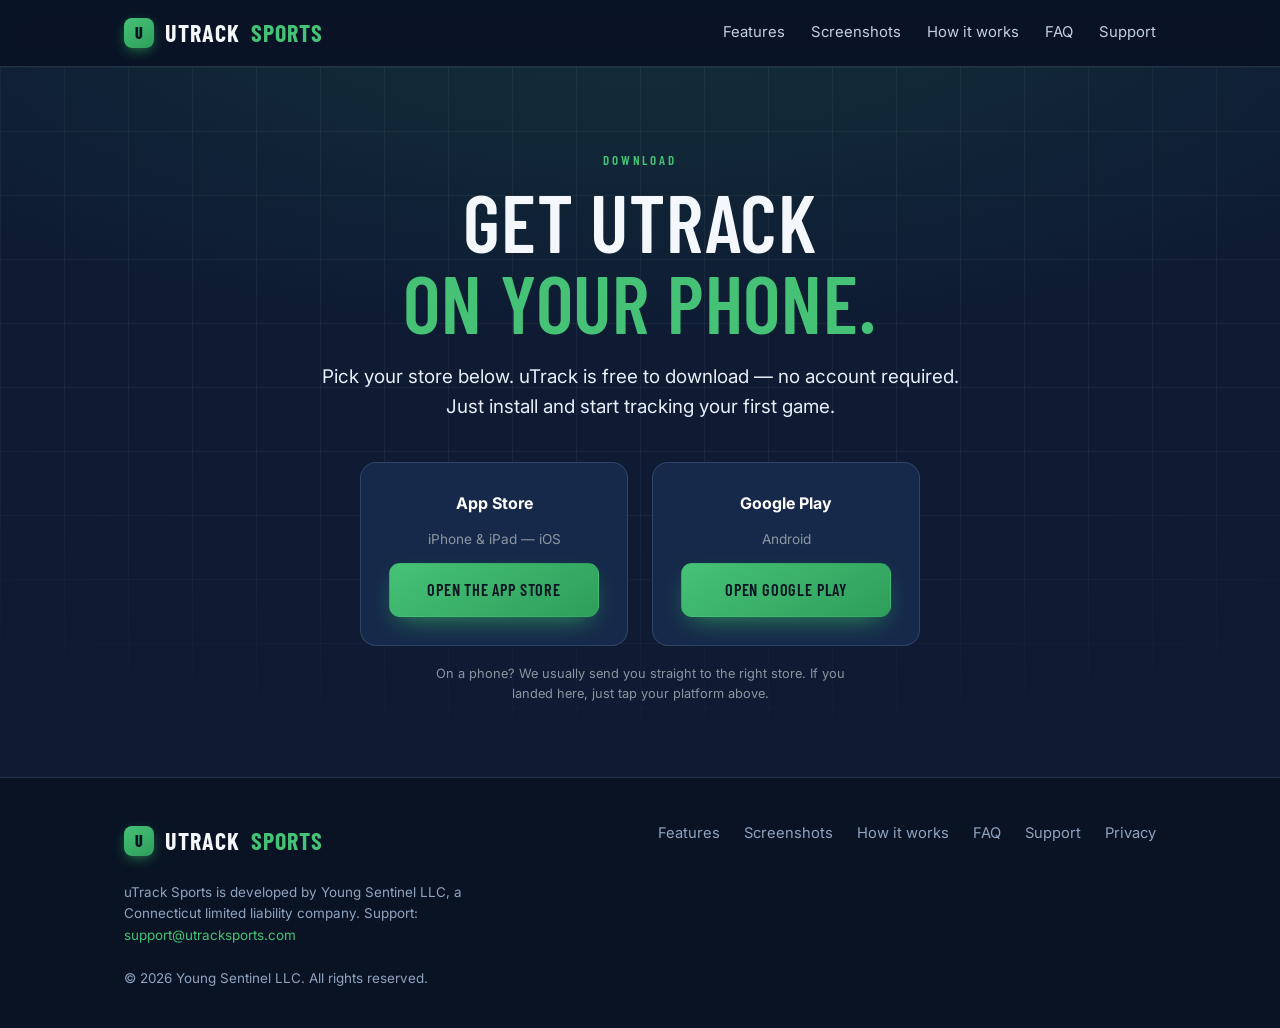
<file: get.html>
<!DOCTYPE html>
<html lang="en">
<head>
<meta charset="UTF-8">
<meta name="viewport" content="width=device-width,initial-scale=1">
<title>Get uTrack Sports</title>
<meta name="description" content="Download uTrack Sports — on the App Store for iPhone &amp; iPad, and on Google Play for Android.">
<meta name="robots" content="noindex">
<!-- Device-aware redirect. Runs before the page paints so phone users are sent
     straight to the right store and barely see this page. If the script does
     not run (JS off / bot) or the device is not iOS/Android, the chooser below
     renders normally so no one lands on a blank page. -->
<script>
(function () {
  try {
    var ua = navigator.userAgent || navigator.vendor || "";
    var APPSTORE = "https://apps.apple.com/us/app/utrack-sports/id6779220146";
    var PLAY = "https://play.google.com/store/apps/details?id=com.utracksports.app";
    // iOS: iPhone / iPod / older iPads. (Modern iPadOS reports as Mac and falls
    // through to the chooser — a tablet we can't positively identify, per design.)
    if (/iPad|iPhone|iPod/.test(ua) && !window.MSStream) {
      location.replace(APPSTORE);
      return;
    }
    if (/android/i.test(ua)) {
      location.replace(PLAY);
      return;
    }
  } catch (e) {
    /* fall through to the chooser page */
  }
})();
</script>
<link rel="preconnect" href="https://fonts.googleapis.com">
<link rel="preconnect" href="https://fonts.gstatic.com" crossorigin>
<link href="https://fonts.googleapis.com/css2?family=Barlow+Condensed:wght@500;600;700&family=Inter:wght@400;500;600&display=swap" rel="stylesheet">
<link rel="stylesheet" href="styles.css">
<!-- Cloudflare Web Analytics --><script type='module' src='https://static.cloudflareinsights.com/beacon.min.js' data-cf-beacon='{"token": "cf8ec7ba0cc14b44817669fe7023978c"}'></script><!-- End Cloudflare Web Analytics -->
</head>
<body>
<header class="site-header">
  <div class="wrap nav">
    <a href="index.html" class="brand"><span class="mark">u</span>uTrack<span class="tag">Sports</span></a>
    <button class="nav-toggle" aria-label="Menu" onclick="document.getElementById('nav').classList.toggle('open')">&#9776;</button>
    <nav class="nav-links" id="nav">
      <a href="features.html">Features</a>
      <a href="screenshots.html">Screenshots</a>
      <a href="how-to.html">How it works</a>
      <a href="faq.html">FAQ</a>
      <a href="support.html">Support</a>
    </nav>
  </div>
</header>

<section class="hero" style="padding-bottom:clamp(40px,6vw,72px)">
  <div class="wrap">
    <div class="center" style="max-width:640px;margin:0 auto">
      <span class="eyebrow">Download</span>
      <h1>Get uTrack<br><span class="hl">on your phone.</span></h1>
      <p class="lead" style="margin:0 auto">Pick your store below. uTrack is free to download &mdash; no account required. Just install and start tracking your first game.</p>
    </div>

    <div class="scan-grid" style="margin-top:40px">
      <div class="qr-card">
        <div class="qr-label">App Store</div>
        <div class="qr-plat">iPhone &amp; iPad &mdash; iOS</div>
        <a class="btn btn-primary" style="width:100%;justify-content:center" href="https://apps.apple.com/us/app/utrack-sports/id6779220146" rel="noopener">Open the App Store</a>
      </div>
      <div class="qr-card">
        <div class="qr-label">Google Play</div>
        <div class="qr-plat">Android</div>
        <a class="btn btn-primary" style="width:100%;justify-content:center" href="https://play.google.com/store/apps/details?id=com.utracksports.app" rel="noopener">Open Google Play</a>
      </div>
    </div>

    <p class="scan-note">On a phone? We usually send you straight to the right store. If you landed here, just tap your platform above.</p>
  </div>
</section>

<footer class="site-footer">
  <div class="wrap">
    <div class="foot-grid">
      <a href="index.html" class="brand"><span class="mark">u</span>uTrack<span class="tag">Sports</span></a>
      <div class="foot-links">
        <a href="features.html">Features</a>
        <a href="screenshots.html">Screenshots</a>
        <a href="how-to.html">How it works</a>
        <a href="faq.html">FAQ</a>
        <a href="support.html">Support</a>
        <a href="privacy.html">Privacy</a>
      </div>
    </div>
    <p class="foot-note">uTrack Sports is developed by Young Sentinel LLC, a Connecticut limited liability company. Support: <a href="mailto:support@utracksports.com" style="color:var(--pitch-lt)">support@utracksports.com</a></p>
    <p class="foot-note">&copy; 2026 Young Sentinel LLC. All rights reserved.</p>
  </div>
</footer>
</body>
</html>
</file>
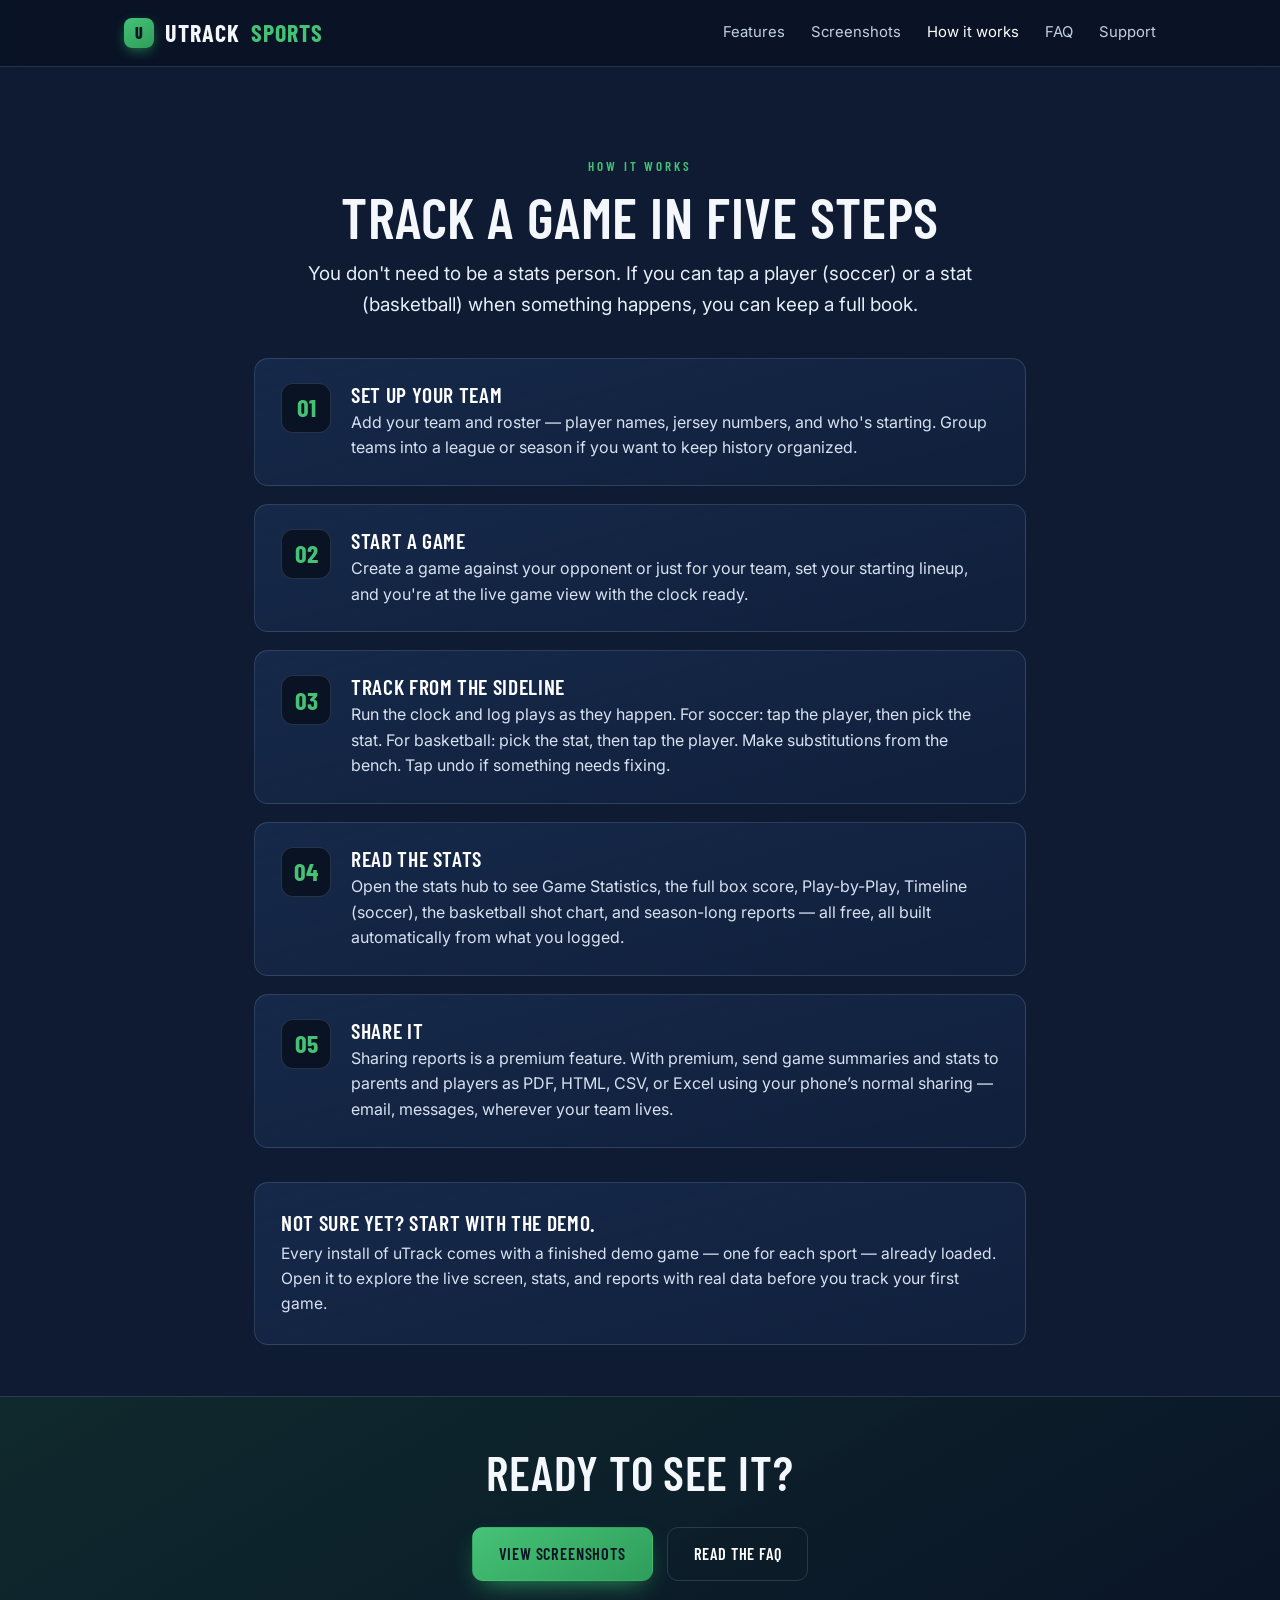
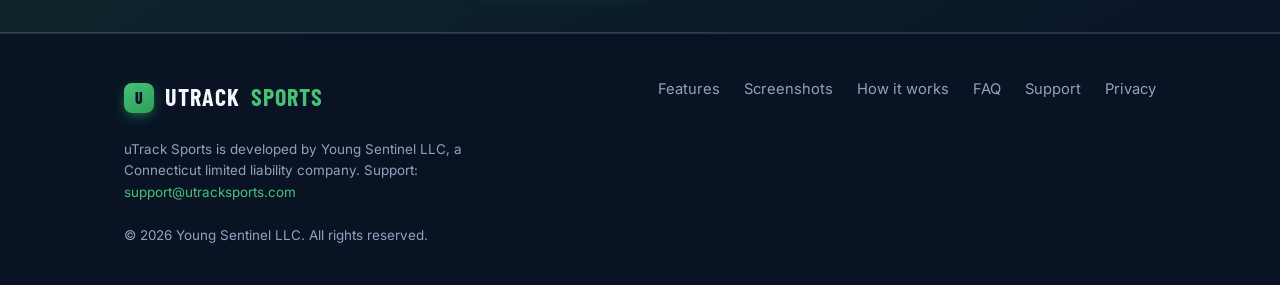
<file: how-to.html>
<!DOCTYPE html>
<html lang="en">
<head>
<meta charset="UTF-8">
<meta name="viewport" content="width=device-width,initial-scale=1">
<title>How it works — uTrack Sports</title>
<meta name="description" content="Getting started with uTrack: set up your team, start a game, track plays from the field, and share the results.">
<link rel="preconnect" href="https://fonts.googleapis.com">
<link rel="preconnect" href="https://fonts.gstatic.com" crossorigin>
<link href="https://fonts.googleapis.com/css2?family=Barlow+Condensed:wght@500;600;700&family=Inter:wght@400;500;600&display=swap" rel="stylesheet">
<link rel="stylesheet" href="styles.css">
<!-- Cloudflare Web Analytics --><script type='module' src='https://static.cloudflareinsights.com/beacon.min.js' data-cf-beacon='{"token": "cf8ec7ba0cc14b44817669fe7023978c"}'></script><!-- End Cloudflare Web Analytics -->
</head>
<body>
<header class="site-header">
  <div class="wrap nav">
    <a href="index.html" class="brand"><span class="mark">u</span>uTrack<span class="tag">Sports</span></a>
    <button class="nav-toggle" aria-label="Menu" onclick="document.getElementById('nav').classList.toggle('open')">&#9776;</button>
    <nav class="nav-links" id="nav">
      <a href="features.html">Features</a>
      <a href="screenshots.html">Screenshots</a>
      <a href="how-to.html" class="active">How it works</a>
      <a href="faq.html">FAQ</a>
      <a href="support.html">Support</a>
    </nav>
  </div>
</header>

<div class="page-head">
  <div class="wrap center">
    <span class="eyebrow">How it works</span>
    <h1>Track a game in five steps</h1>
    <p class="lead" style="margin:14px auto 0">You don't need to be a stats person. If you can tap a player (soccer) or a stat (basketball) when something happens, you can keep a full book.</p>
  </div>
</div>

<section style="padding-top:30px">
  <div class="wrap" style="max-width:820px">
    <div class="steps">
      <div class="step">
        <div class="num"></div>
        <div>
          <h3>Set up your team</h3>
          <p>Add your team and roster &mdash; player names, jersey numbers, and who's starting. Group teams into a league or season if you want to keep history organized.</p>
        </div>
      </div>
      <div class="step">
        <div class="num"></div>
        <div>
          <h3>Start a game</h3>
          <p>Create a game against your opponent or just for your team, set your starting lineup, and you're at the live game view with the clock ready.</p>
        </div>
      </div>
      <div class="step">
        <div class="num"></div>
        <div>
          <h3>Track from the sideline</h3>
          <p>Run the clock and log plays as they happen. For soccer: tap the player, then pick the stat. For basketball: pick the stat, then tap the player. Make substitutions from the bench. Tap undo if something needs fixing.</p>
        </div>
      </div>
      <div class="step">
        <div class="num"></div>
        <div>
          <h3>Read the stats</h3>
          <p>Open the stats hub to see Game Statistics, the full box score, Play-by-Play, Timeline (soccer), the basketball shot chart, and season-long reports &mdash; all free, all built automatically from what you logged.</p>
        </div>
      </div>
      <div class="step">
        <div class="num"></div>
        <div>
          <h3>Share it</h3>
          <p>Sharing reports is a premium feature. With premium, send game summaries and stats to parents and players as PDF, HTML, CSV, or Excel using your phone&rsquo;s normal sharing &mdash; email, messages, wherever your team lives.</p>
        </div>
      </div>
    </div>

    <div class="card" style="margin-top:34px">
      <h3 style="color:#fff;margin-bottom:8px">Not sure yet? Start with the demo.</h3>
      <p>Every install of uTrack comes with a finished demo game &mdash; one for each sport &mdash; already loaded. Open it to explore the live screen, stats, and reports with real data before you track your first game.</p>
    </div>
  </div>
</section>

<section class="cta-band">
  <div class="wrap">
    <h2>Ready to see it?</h2>
    <div class="btn-row" style="justify-content:center">
      <a class="btn btn-primary" href="screenshots.html">View screenshots</a>
      <a class="btn btn-ghost" href="faq.html">Read the FAQ</a>
    </div>
  </div>
</section>

<footer class="site-footer">
  <div class="wrap">
    <div class="foot-grid">
      <a href="index.html" class="brand"><span class="mark">u</span>uTrack<span class="tag">Sports</span></a>
      <div class="foot-links">
        <a href="features.html">Features</a>
        <a href="screenshots.html">Screenshots</a>
        <a href="how-to.html">How it works</a>
        <a href="faq.html">FAQ</a>
        <a href="support.html">Support</a>
        <a href="privacy.html">Privacy</a>
      </div>
    </div>
    <p class="foot-note">uTrack Sports is developed by Young Sentinel LLC, a Connecticut limited liability company. Support: <a href="mailto:support@utracksports.com" style="color:var(--pitch-lt)">support@utracksports.com</a></p>
    <p class="foot-note">&copy; 2026 Young Sentinel LLC. All rights reserved.</p>
  </div>
</footer>
</body>
</html>
</file>
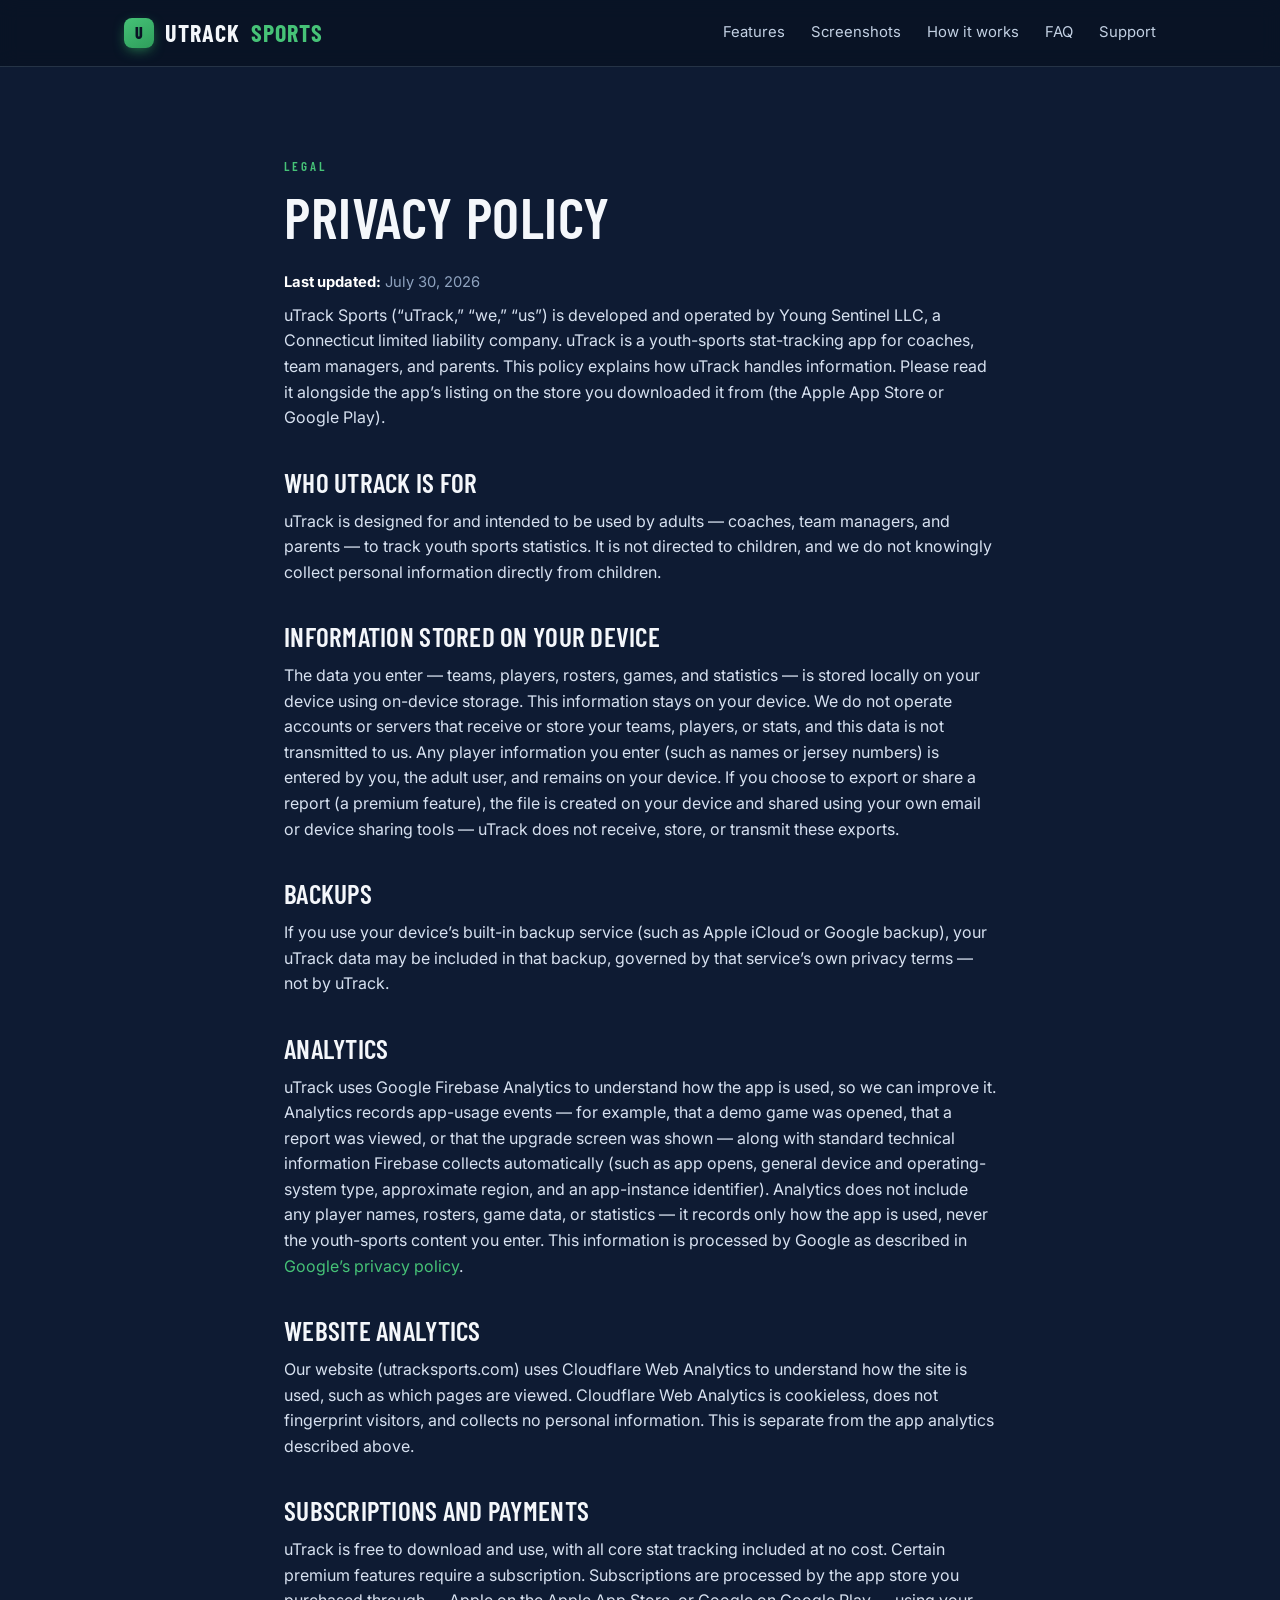
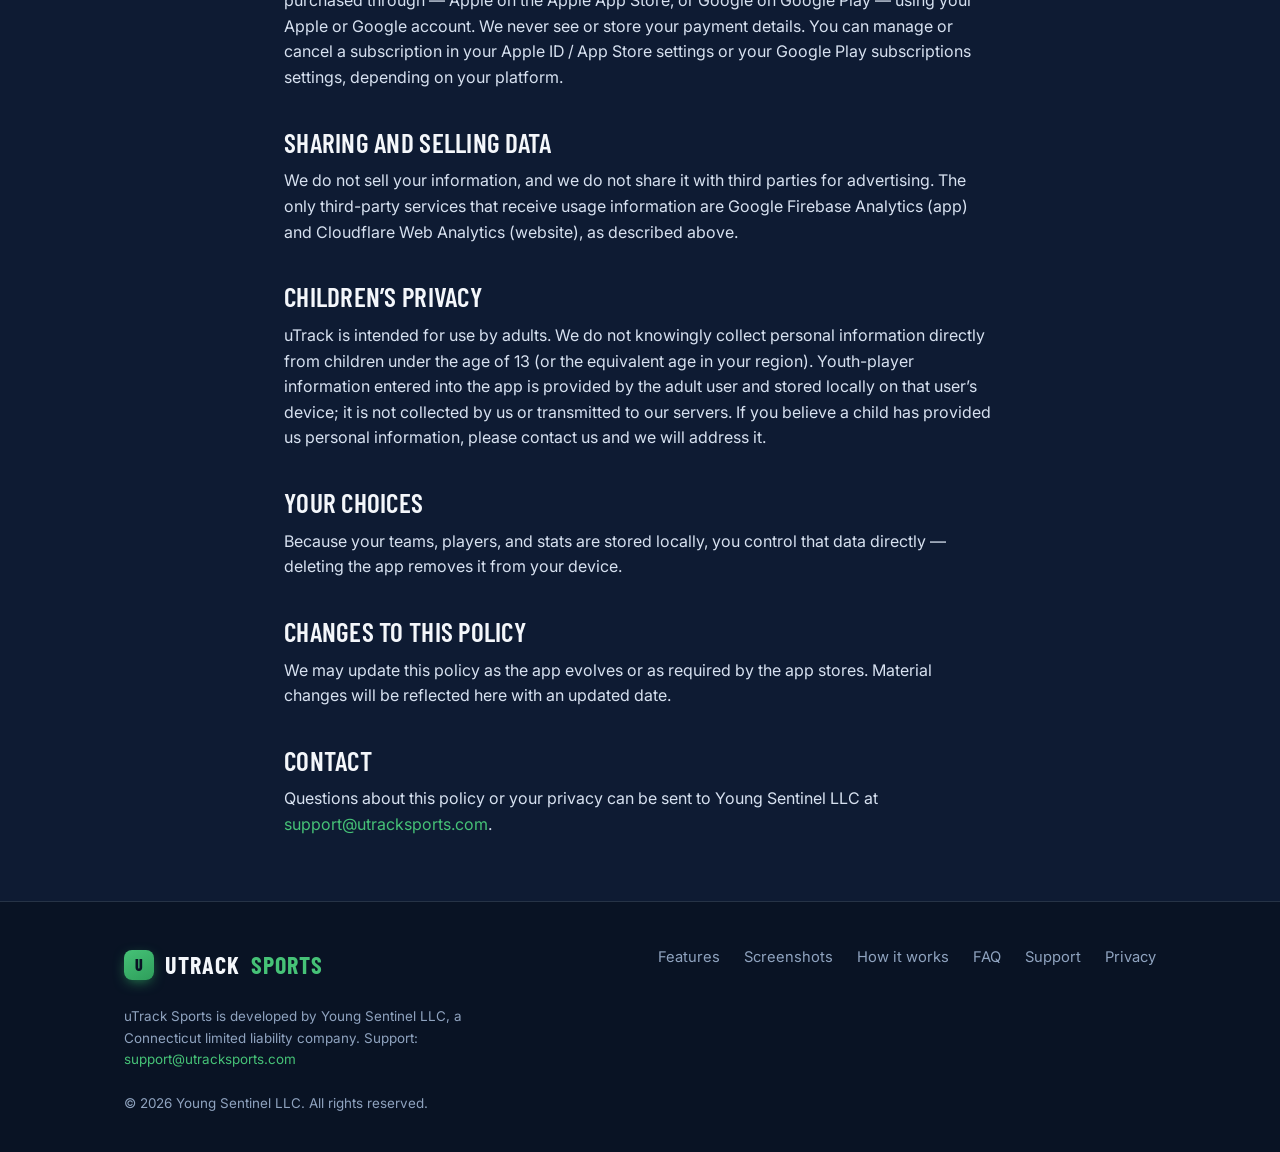
<file: privacy.html>
<!DOCTYPE html>
<html lang="en">
<head>
<meta charset="UTF-8">
<meta name="viewport" content="width=device-width,initial-scale=1">
<title>Privacy Policy — uTrack Sports</title>
<meta name="description" content="uTrack Sports privacy policy: what data the app collects, how it's used, and your choices.">
<link rel="preconnect" href="https://fonts.googleapis.com">
<link rel="preconnect" href="https://fonts.gstatic.com" crossorigin>
<link href="https://fonts.googleapis.com/css2?family=Barlow+Condensed:wght@500;600;700&family=Inter:wght@400;500;600&display=swap" rel="stylesheet">
<link rel="stylesheet" href="styles.css">
<!-- Cloudflare Web Analytics --><script type='module' src='https://static.cloudflareinsights.com/beacon.min.js' data-cf-beacon='{"token": "cf8ec7ba0cc14b44817669fe7023978c"}'></script><!-- End Cloudflare Web Analytics -->
</head>
<body>
<header class="site-header">
  <div class="wrap nav">
    <a href="index.html" class="brand"><span class="mark">u</span>uTrack<span class="tag">Sports</span></a>
    <button class="nav-toggle" aria-label="Menu" onclick="document.getElementById('nav').classList.toggle('open')">☰</button>
    <nav class="nav-links" id="nav">
      <a href="features.html">Features</a>
      <a href="screenshots.html">Screenshots</a>
      <a href="how-to.html">How it works</a>
      <a href="faq.html">FAQ</a>
      <a href="support.html">Support</a>
    </nav>
  </div>
</header>

<div class="page-head">
  <div class="wrap prose">
    <span class="eyebrow">Legal</span>
    <h1>Privacy Policy</h1>
  </div>
</div>

<section style="padding-top:18px">
  <div class="wrap prose">
    <p class="updated"><strong>Last updated:</strong> July 30, 2026</p>

    <p>uTrack Sports (&ldquo;uTrack,&rdquo; &ldquo;we,&rdquo; &ldquo;us&rdquo;) is developed and operated by Young Sentinel LLC, a Connecticut limited liability company. uTrack is a youth-sports stat-tracking app for coaches, team managers, and parents. This policy explains how uTrack handles information. Please read it alongside the app&rsquo;s listing on the store you downloaded it from (the Apple App Store or Google Play).</p>

    <h2>Who uTrack is for</h2>
    <p>uTrack is designed for and intended to be used by adults &mdash; coaches, team managers, and parents &mdash; to track youth sports statistics. It is not directed to children, and we do not knowingly collect personal information directly from children.</p>

    <h2>Information stored on your device</h2>
    <p>The data you enter &mdash; teams, players, rosters, games, and statistics &mdash; is stored locally on your device using on-device storage. This information stays on your device. We do not operate accounts or servers that receive or store your teams, players, or stats, and this data is not transmitted to us. Any player information you enter (such as names or jersey numbers) is entered by you, the adult user, and remains on your device. If you choose to export or share a report (a premium feature), the file is created on your device and shared using your own email or device sharing tools &mdash; uTrack does not receive, store, or transmit these exports.</p>

    <h2>Backups</h2>
    <p>If you use your device&rsquo;s built-in backup service (such as Apple iCloud or Google backup), your uTrack data may be included in that backup, governed by that service&rsquo;s own privacy terms &mdash; not by uTrack.</p>

    <h2>Analytics</h2>
    <p>uTrack uses Google Firebase Analytics to understand how the app is used, so we can improve it. Analytics records app-usage events &mdash; for example, that a demo game was opened, that a report was viewed, or that the upgrade screen was shown &mdash; along with standard technical information Firebase collects automatically (such as app opens, general device and operating-system type, approximate region, and an app-instance identifier). Analytics does not include any player names, rosters, game data, or statistics &mdash; it records only how the app is used, never the youth-sports content you enter. This information is processed by Google as described in <a href="https://policies.google.com/privacy" style="color:var(--pitch-lt)">Google&rsquo;s privacy policy</a>.</p>

    <h2>Website analytics</h2>
    <p>Our website (utracksports.com) uses Cloudflare Web Analytics to understand how the site is used, such as which pages are viewed. Cloudflare Web Analytics is cookieless, does not fingerprint visitors, and collects no personal information. This is separate from the app analytics described above.</p>

    <h2>Subscriptions and payments</h2>
    <p>uTrack is free to download and use, with all core stat tracking included at no cost. Certain premium features require a subscription. Subscriptions are processed by the app store you purchased through &mdash; Apple on the Apple App Store, or Google on Google Play &mdash; using your Apple or Google account. We never see or store your payment details. You can manage or cancel a subscription in your Apple ID&thinsp;/&thinsp;App Store settings or your Google Play subscriptions settings, depending on your platform.</p>

    <h2>Sharing and selling data</h2>
    <p>We do not sell your information, and we do not share it with third parties for advertising. The only third-party services that receive usage information are Google Firebase Analytics (app) and Cloudflare Web Analytics (website), as described above.</p>

    <h2>Children&rsquo;s privacy</h2>
    <p>uTrack is intended for use by adults. We do not knowingly collect personal information directly from children under the age of 13 (or the equivalent age in your region). Youth-player information entered into the app is provided by the adult user and stored locally on that user&rsquo;s device; it is not collected by us or transmitted to our servers. If you believe a child has provided us personal information, please contact us and we will address it.</p>

    <h2>Your choices</h2>
    <p>Because your teams, players, and stats are stored locally, you control that data directly &mdash; deleting the app removes it from your device.</p>

    <h2>Changes to this policy</h2>
    <p>We may update this policy as the app evolves or as required by the app stores. Material changes will be reflected here with an updated date.</p>

    <h2>Contact</h2>
    <p>Questions about this policy or your privacy can be sent to Young Sentinel LLC at <a href="mailto:support@utracksports.com" style="color:var(--pitch-lt)">support@utracksports.com</a>.</p>
  </div>
</section>

<footer class="site-footer">
  <div class="wrap">
    <div class="foot-grid">
      <a href="index.html" class="brand"><span class="mark">u</span>uTrack<span class="tag">Sports</span></a>
      <div class="foot-links">
        <a href="features.html">Features</a>
        <a href="screenshots.html">Screenshots</a>
        <a href="how-to.html">How it works</a>
        <a href="faq.html">FAQ</a>
        <a href="support.html">Support</a>
        <a href="privacy.html">Privacy</a>
      </div>
    </div>
    <p class="foot-note">uTrack Sports is developed by Young Sentinel LLC, a Connecticut limited liability company. Support: <a href="mailto:support@utracksports.com" style="color:var(--pitch-lt)">support@utracksports.com</a></p>
    <p class="foot-note">&copy; 2026 Young Sentinel LLC. All rights reserved.</p>
  </div>
</footer>
</body>
</html>
</file>
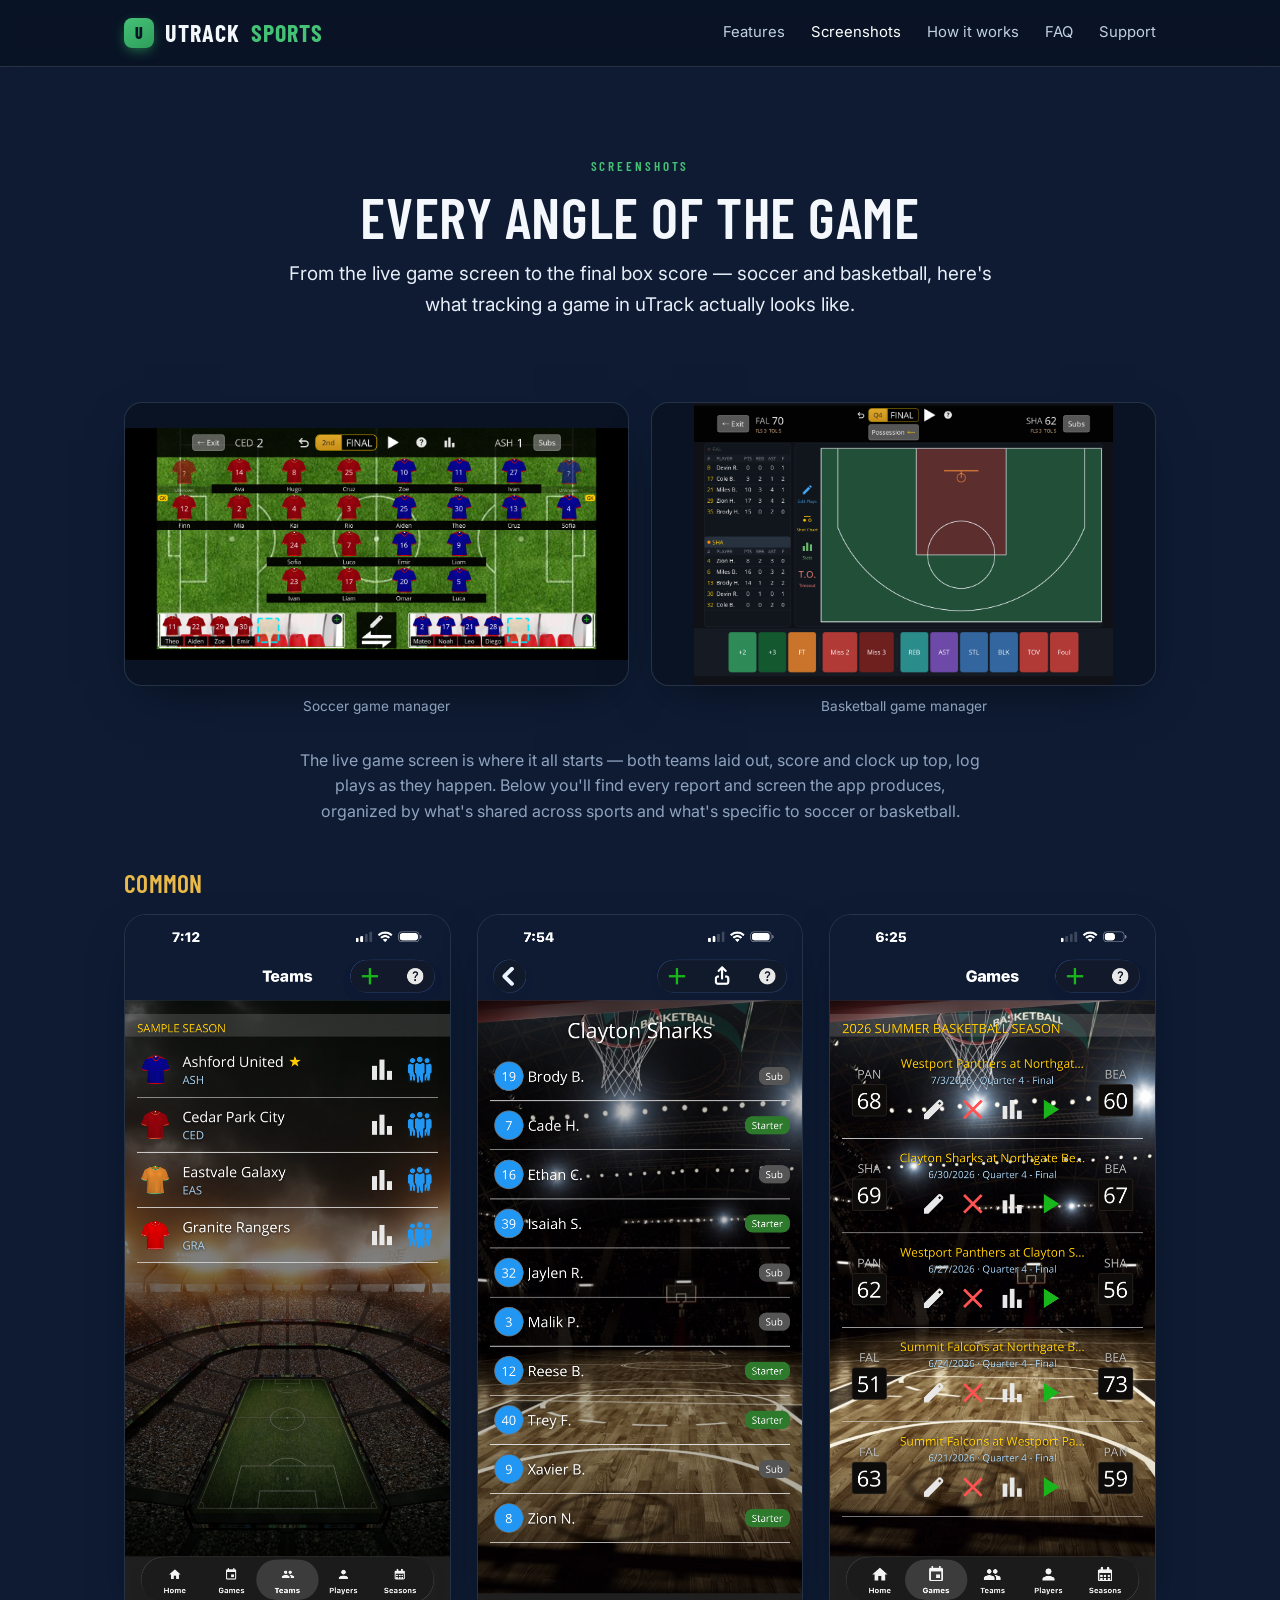
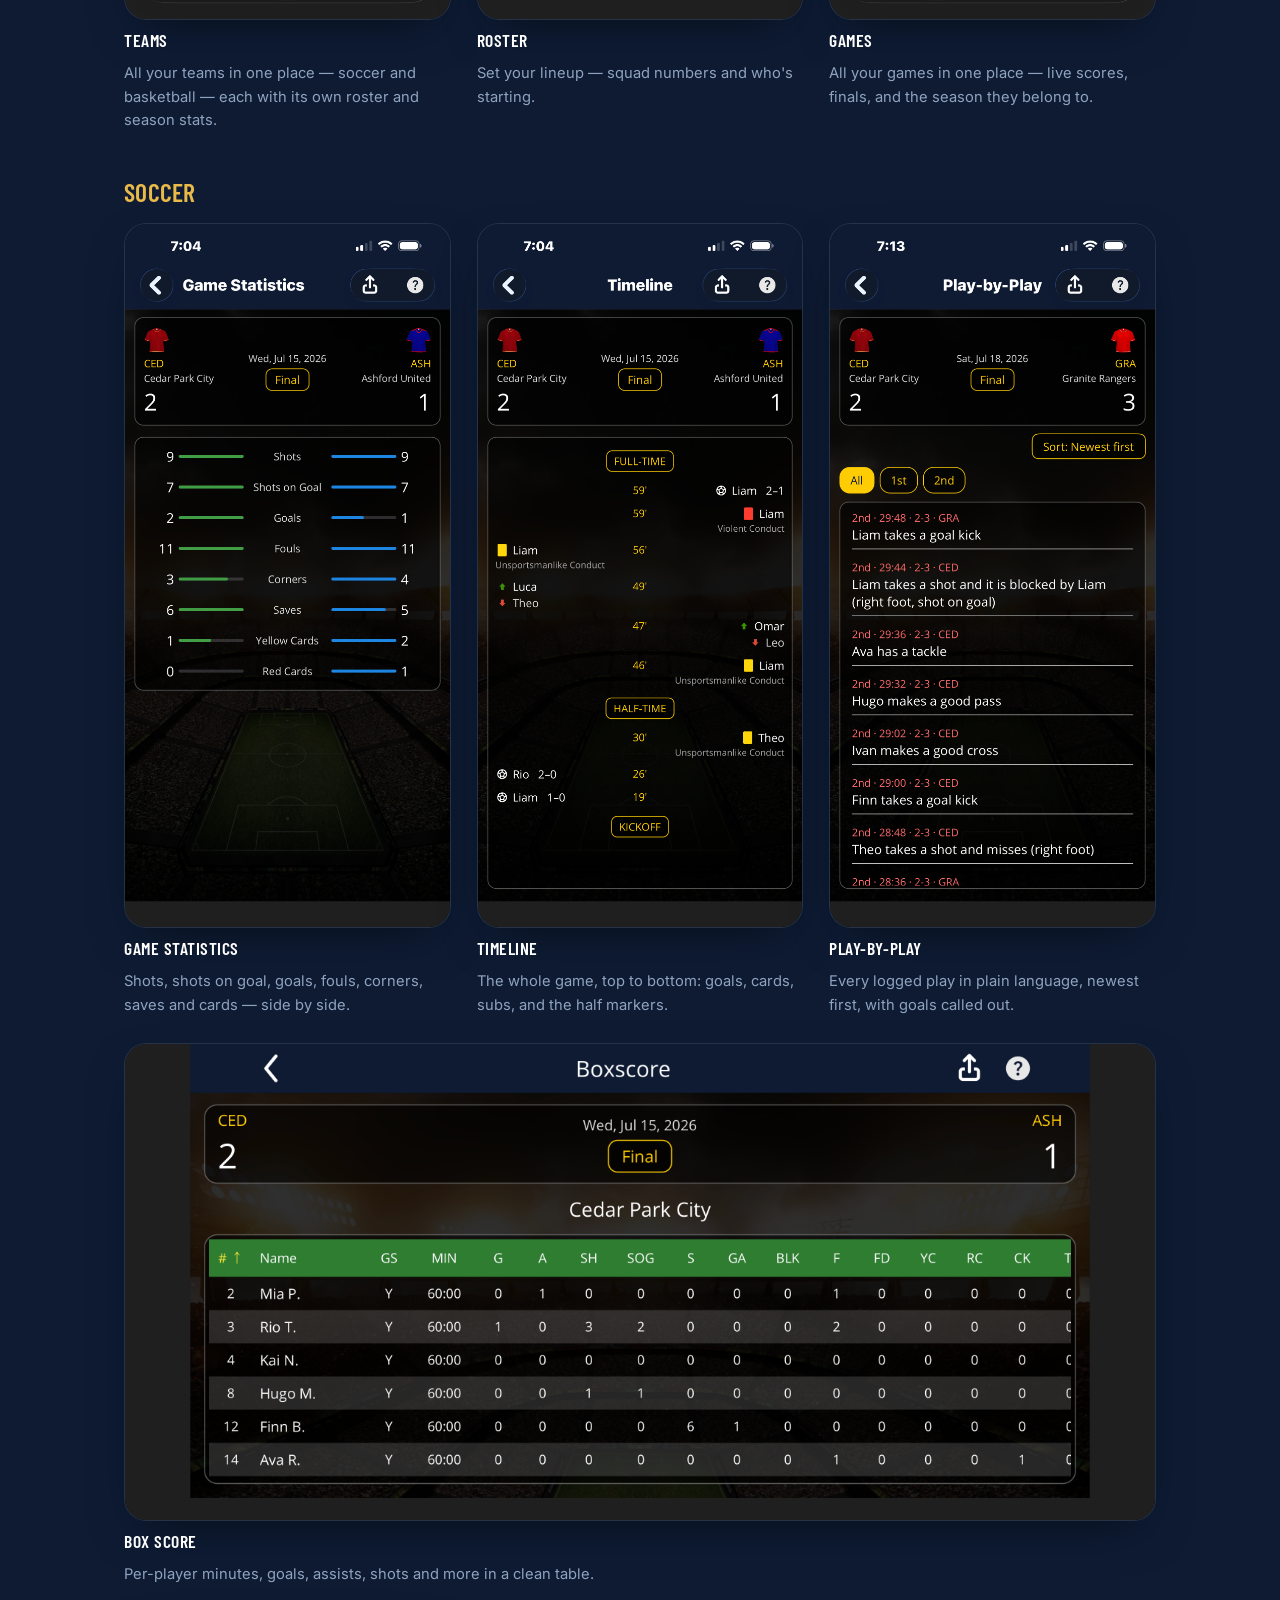
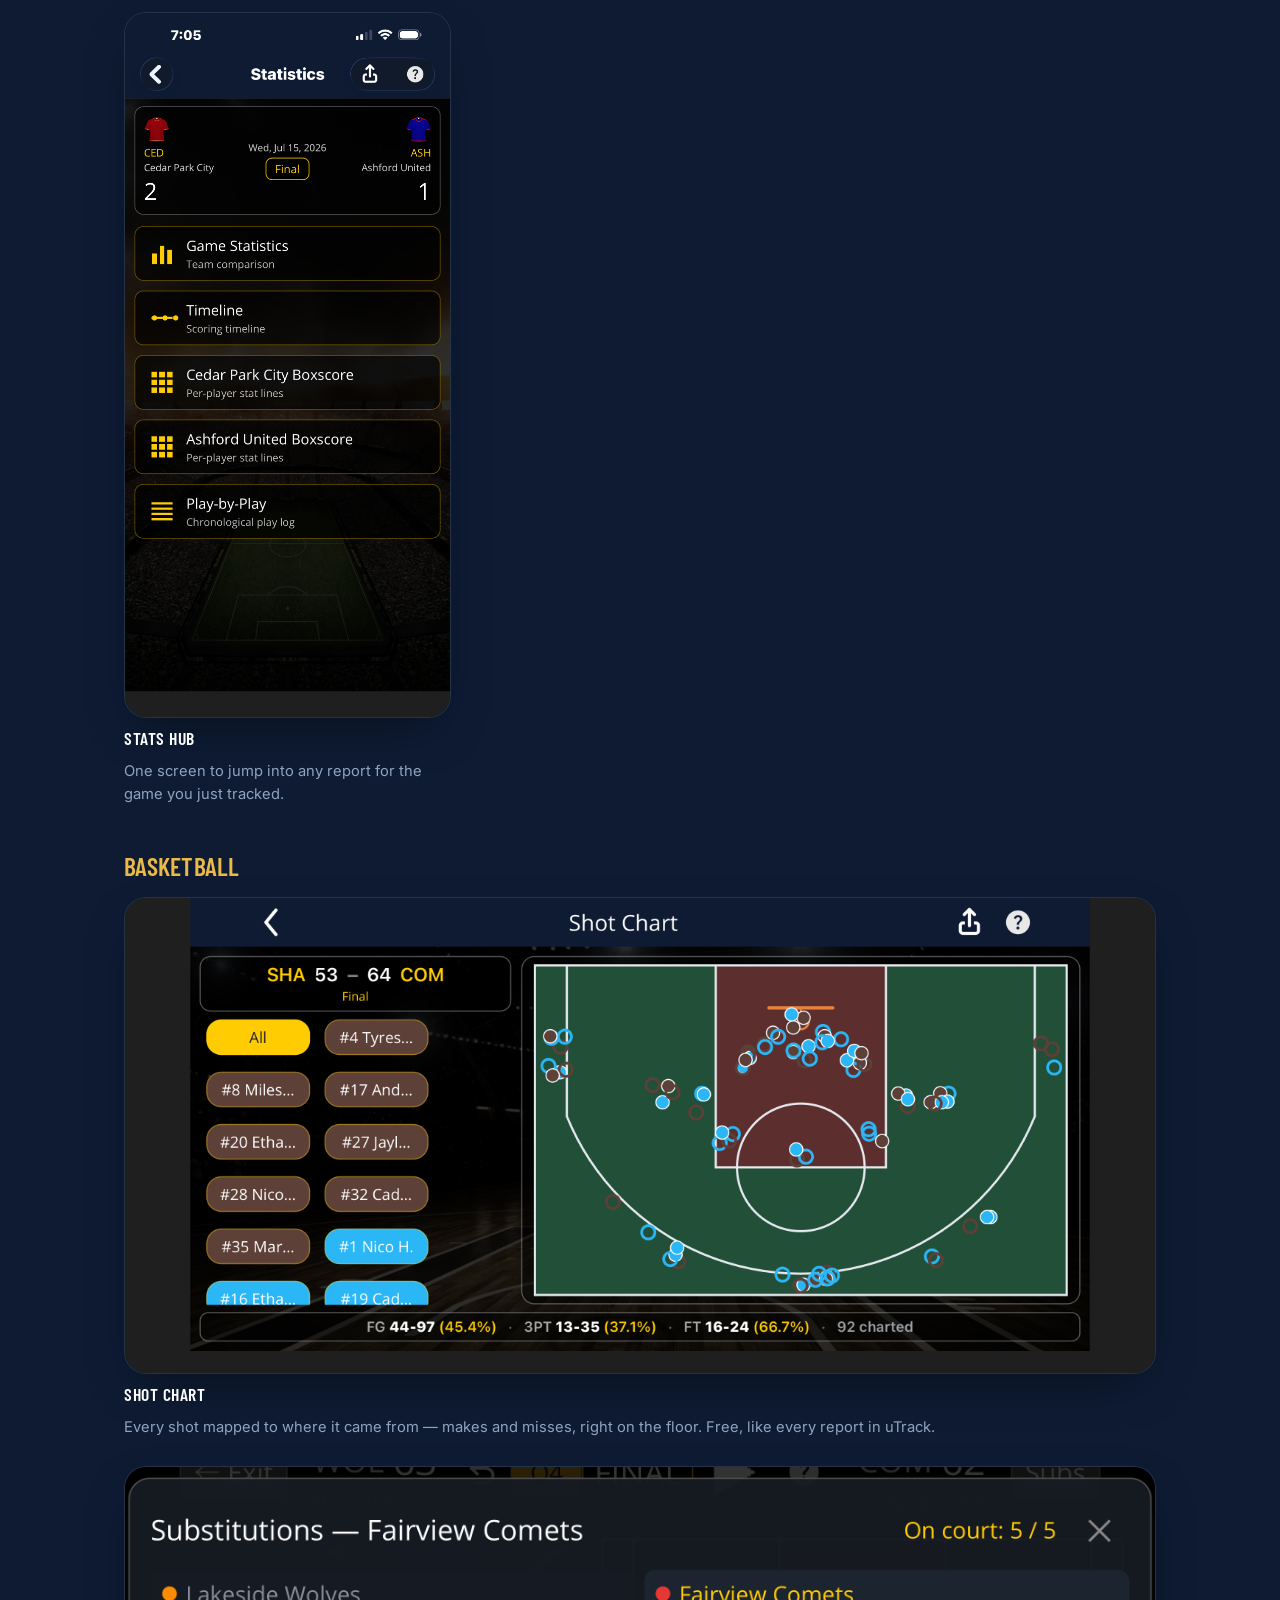
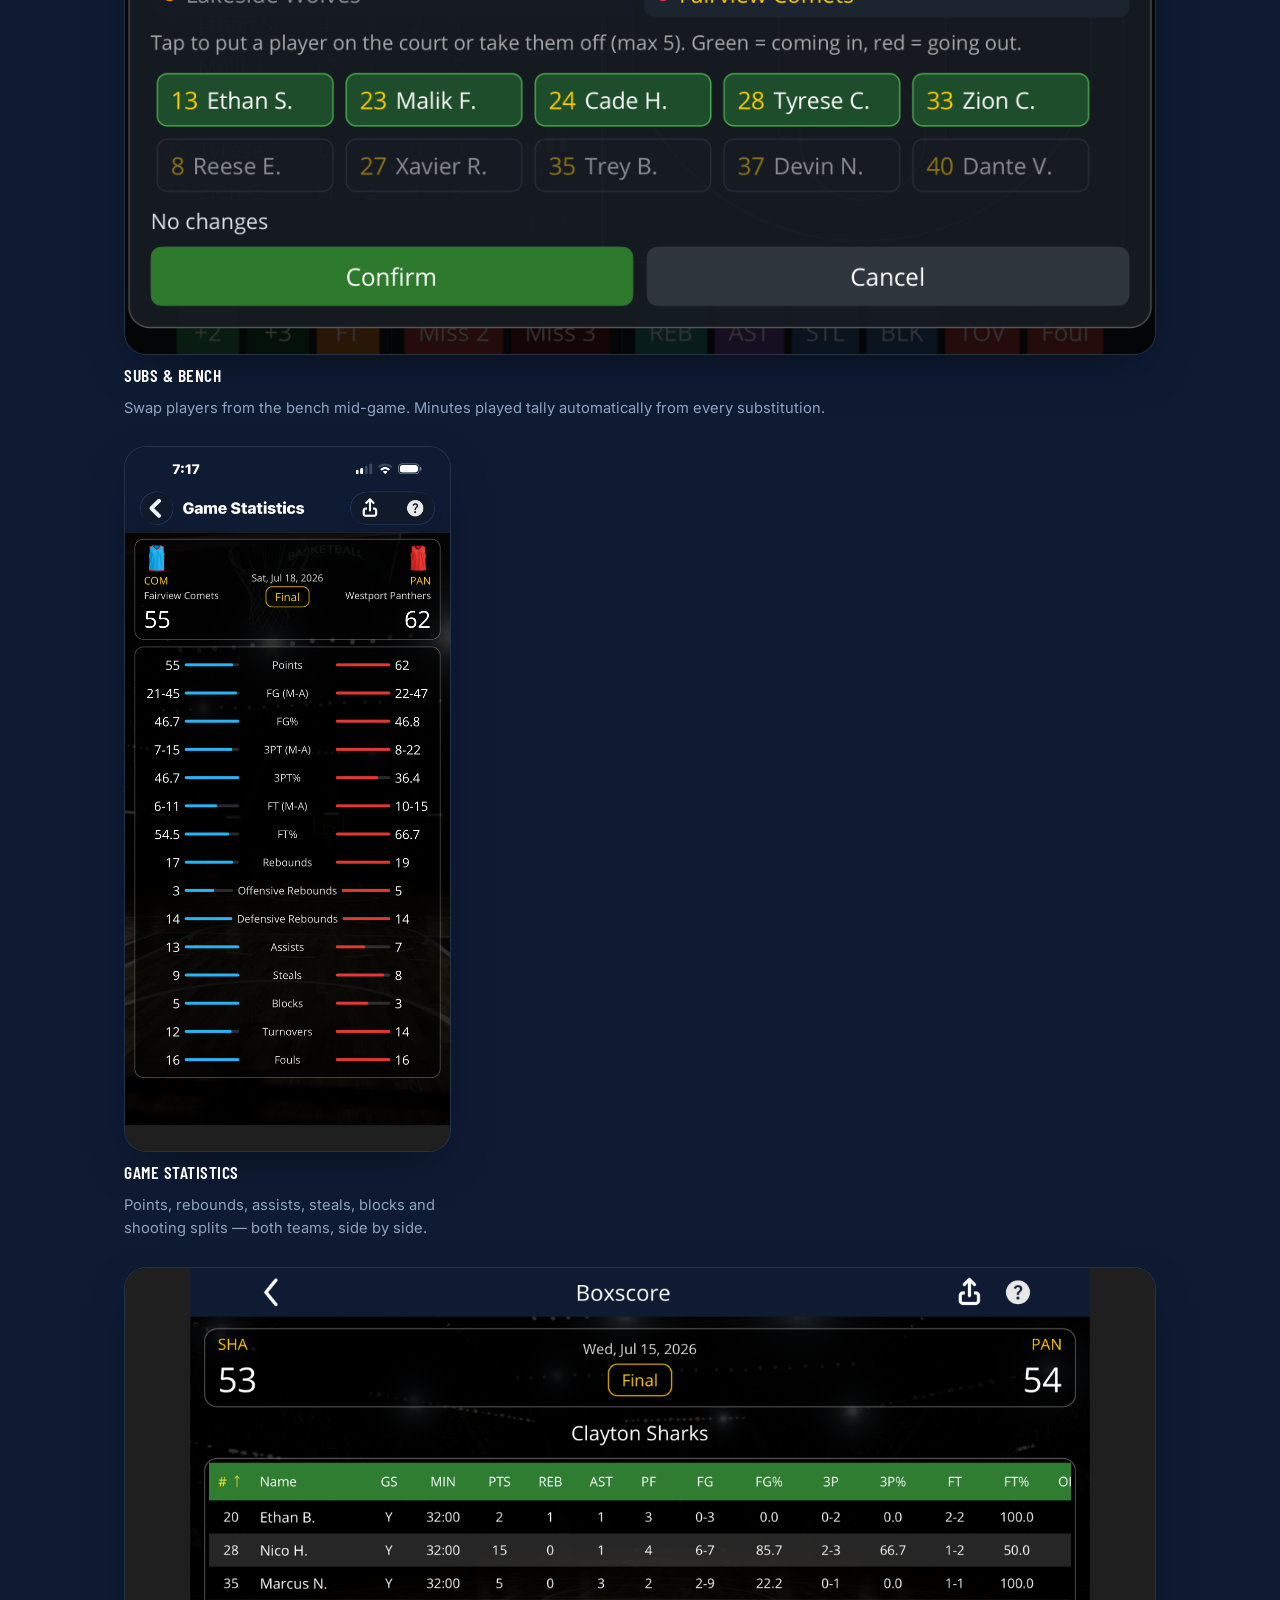
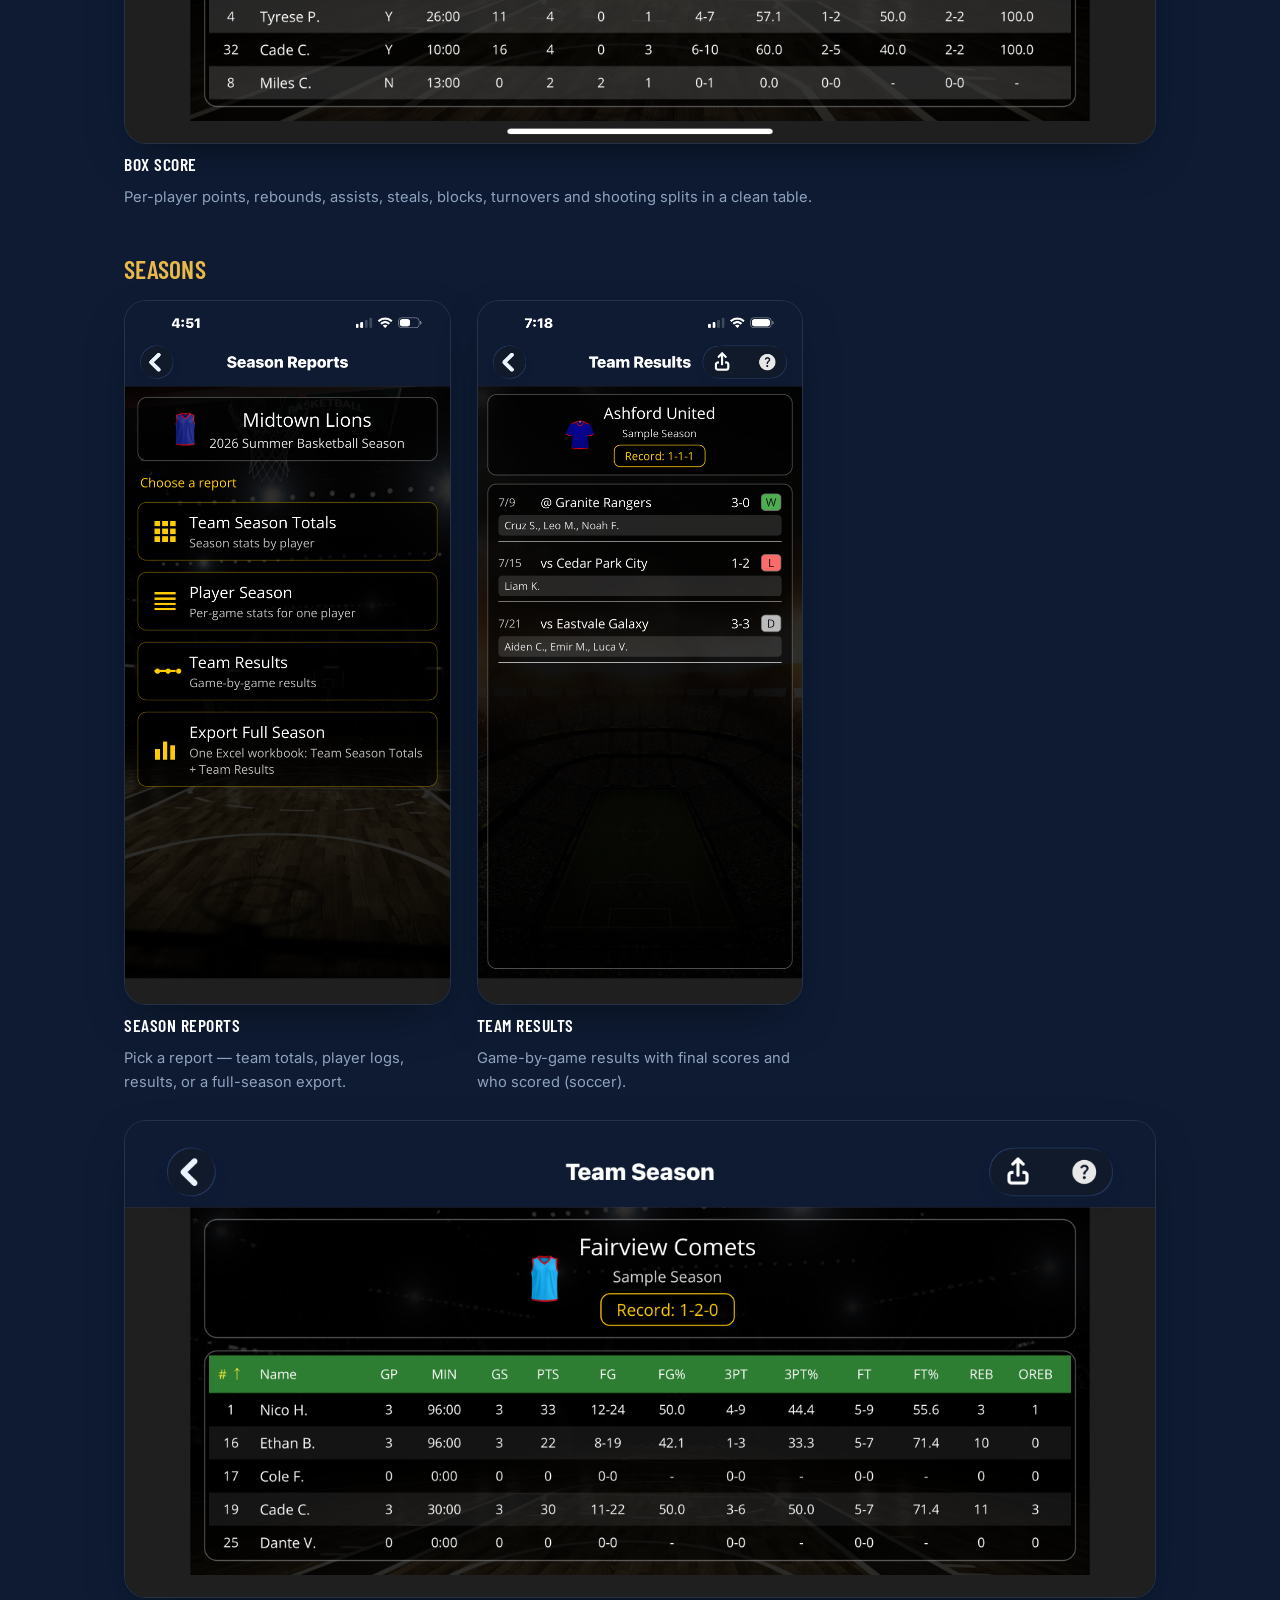
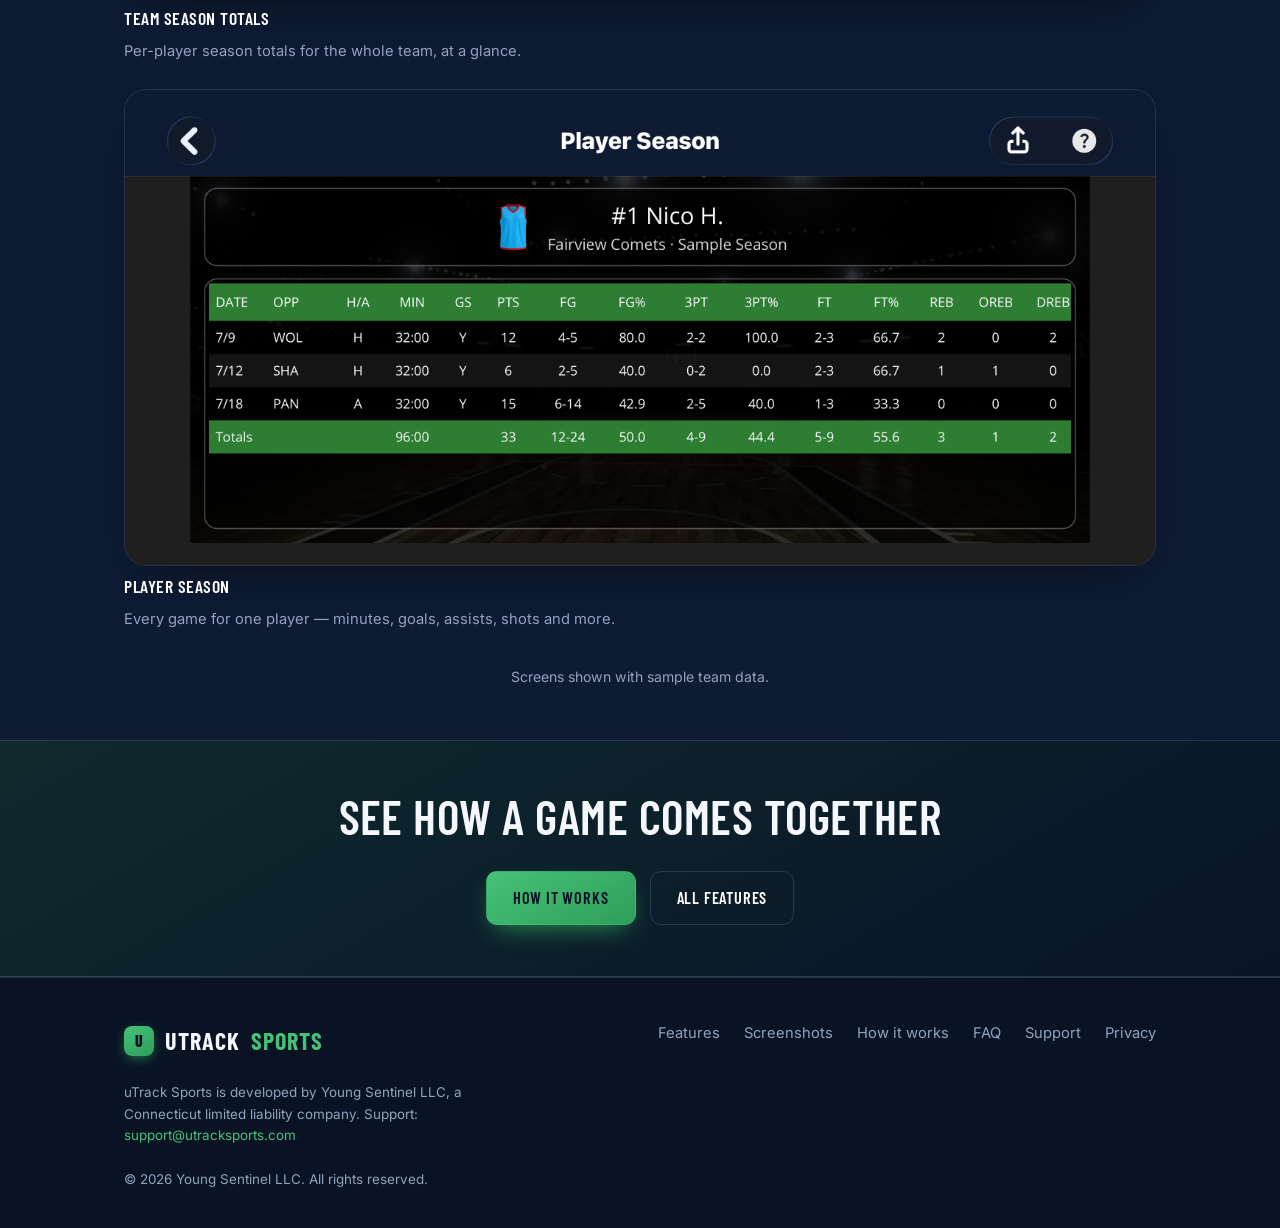
<file: screenshots.html>
<!DOCTYPE html>
<html lang="en">
<head>
<meta charset="UTF-8">
<meta name="viewport" content="width=device-width,initial-scale=1">
<title>Screenshots — uTrack Sports</title>
<meta name="description" content="See uTrack in action: the live game screen, game statistics, match timeline, box scores, and play-by-play.">
<link rel="preconnect" href="https://fonts.googleapis.com">
<link rel="preconnect" href="https://fonts.gstatic.com" crossorigin>
<link href="https://fonts.googleapis.com/css2?family=Barlow+Condensed:wght@500;600;700&family=Inter:wght@400;500;600&display=swap" rel="stylesheet">
<link rel="stylesheet" href="styles.css">
<!-- Cloudflare Web Analytics --><script type='module' src='https://static.cloudflareinsights.com/beacon.min.js' data-cf-beacon='{"token": "cf8ec7ba0cc14b44817669fe7023978c"}'></script><!-- End Cloudflare Web Analytics -->
</head>
<body>
<header class="site-header">
  <div class="wrap nav">
    <a href="index.html" class="brand"><span class="mark">u</span>uTrack<span class="tag">Sports</span></a>
    <button class="nav-toggle" aria-label="Menu" onclick="document.getElementById('nav').classList.toggle('open')">&#9776;</button>
    <nav class="nav-links" id="nav">
      <a href="features.html">Features</a>
      <a href="screenshots.html" class="active">Screenshots</a>
      <a href="how-to.html">How it works</a>
      <a href="faq.html">FAQ</a>
      <a href="support.html">Support</a>
    </nav>
  </div>
</header>

<div class="page-head">
  <div class="wrap center">
    <span class="eyebrow">Screenshots</span>
    <h1>Every angle of the game</h1>
    <p class="lead" style="margin:14px auto 0">From the live game screen to the final box score &mdash; soccer and basketball, here's what tracking a game in uTrack actually looks like.</p>
  </div>
</div>

<section style="padding-top:30px">
  <div class="wrap">

    <!-- hero / live game, full width -->
    <div class="hero-trio" style="margin-bottom:30px">
      <figure>
        <div class="hero-shot"><img src="screenshots/03b-live-game-subs.png" alt="Soccer live game screen with both teams on the field and the substitution bench open"></div>
        <figcaption>Soccer game manager</figcaption>
      </figure>
      <figure>
        <div class="hero-shot"><img src="screenshots/bball-01.png" alt="Basketball game manager showing both teams on the court and the live score"></div>
        <figcaption>Basketball game manager</figcaption>
      </figure>
    </div>

    <p class="muted" style="text-align:center;max-width:680px;margin:0 auto 40px">The live game screen is where it all starts &mdash; both teams laid out, score and clock up top, log plays as they happen. Below you'll find every report and screen the app produces, organized by what's shared across sports and what's specific to soccer or basketball.</p>
    <h2 class="shots-heading">Common</h2>
    <div class="shots">
      <div class="shot-item">
        <div class="frame"><img src="screenshots/14-teams.png" alt="Teams screen listing all your teams, each with its own roster and season stats"></div>
        <h3>Teams</h3>
        <p class="muted">All your teams in one place &mdash; soccer and basketball &mdash; each with its own roster and season stats.</p>
      </div>
      <div class="shot-item">
        <div class="frame"><img src="screenshots/15-roster.png" alt="Roster screen showing squad numbers and which players are starting"></div>
        <h3>Roster</h3>
        <p class="muted">Set your lineup &mdash; squad numbers and who's starting.</p>
      </div>
      <div class="shot-item">
        <div class="frame"><img src="screenshots/09-games.png" alt="Games list screen showing live scores, final results, and the season each game belongs to"></div>
        <h3>Games</h3>
        <p class="muted">All your games in one place &mdash; live scores, finals, and the season they belong to.</p>
      </div>
    </div>

    <h2 class="shots-heading">Soccer</h2>
    <div class="shots">
      <div class="shot-item">
        <div class="frame"><img src="screenshots/05-game-stats.png" alt="Soccer game statistics comparison screen"></div>
        <h3>Game Statistics</h3>
        <p class="muted">Shots, shots on goal, goals, fouls, corners, saves and cards &mdash; side by side.</p>
      </div>
      <div class="shot-item">
        <div class="frame"><img src="screenshots/06-timeline.png" alt="Soccer match timeline screen"></div>
        <h3>Timeline</h3>
        <p class="muted">The whole game, top to bottom: goals, cards, subs, and the half markers.</p>
      </div>
      <div class="shot-item">
        <div class="frame"><img src="screenshots/08-play-by-play.png" alt="Play-by-play screen"></div>
        <h3>Play-by-Play</h3>
        <p class="muted">Every logged play in plain language, newest first, with goals called out.</p>
      </div>
      <div class="shot-item full">
        <div class="frame"><img src="screenshots/04-boxscore.png" alt="Soccer box score screen"></div>
        <h3>Box Score</h3>
        <p class="muted">Per-player minutes, goals, assists, shots and more in a clean table.</p>
      </div>
      <div class="shot-item">
        <div class="frame"><img src="screenshots/07-stats-hub.png" alt="Statistics hub screen"></div>
        <h3>Stats Hub</h3>
        <p class="muted">One screen to jump into any report for the game you just tracked.</p>
      </div>
    </div>

    <h2 class="shots-heading">Basketball</h2>
    <div class="shots">
      <div class="shot-item full">
        <div class="frame"><img src="screenshots/bball-02.png" alt="Basketball shot chart showing makes and misses mapped on the court"></div>
        <h3>Shot chart</h3>
        <p class="muted">Every shot mapped to where it came from &mdash; makes and misses, right on the floor. Free, like every report in uTrack.</p>
      </div>
      <div class="shot-item full">
        <div class="frame"><img src="screenshots/bball-03.png" alt="Basketball game manager with substitution bench open"></div>
        <h3>Subs &amp; bench</h3>
        <p class="muted">Swap players from the bench mid-game. Minutes played tally automatically from every substitution.</p>
      </div>
      <div class="shot-item">
        <div class="frame"><img src="screenshots/bball-04-game-stats.png" alt="Basketball game statistics screen showing points, rebounds, assists and more"></div>
        <h3>Game Statistics</h3>
        <p class="muted">Points, rebounds, assists, steals, blocks and shooting splits &mdash; both teams, side by side.</p>
      </div>
      <div class="shot-item full">
        <div class="frame"><img src="screenshots/bball-05-boxscore.png" alt="Basketball box score with per-player points, rebounds, assists, steals, blocks and more"></div>
        <h3>Box Score</h3>
        <p class="muted">Per-player points, rebounds, assists, steals, blocks, turnovers and shooting splits in a clean table.</p>
      </div>
    </div>

    <h2 class="shots-heading">Seasons</h2>
    <div class="shots">
      <div class="shot-item">
        <div class="frame"><img src="screenshots/10-season-reports.png" alt="Season reports menu screen for choosing a report"></div>
        <h3>Season Reports</h3>
        <p class="muted">Pick a report &mdash; team totals, player logs, results, or a full-season export.</p>
      </div>
      <div class="shot-item">
        <div class="frame"><img src="screenshots/13-team-results.png" alt="Team results screen with game-by-game final scores and scorers"></div>
        <h3>Team Results</h3>
        <p class="muted">Game-by-game results with final scores and who scored (soccer).</p>
      </div>
      <div class="shot-item full">
        <div class="frame"><img src="screenshots/11-team-season.png" alt="Team season totals screen with per-player season stats"></div>
        <h3>Team Season Totals</h3>
        <p class="muted">Per-player season totals for the whole team, at a glance.</p>
      </div>
      <div class="shot-item full">
        <div class="frame"><img src="screenshots/12-player-season.png" alt="Player season screen listing every game for one player"></div>
        <h3>Player Season</h3>
        <p class="muted">Every game for one player &mdash; minutes, goals, assists, shots and more.</p>
      </div>
    </div>

    <p class="shot-cap" style="margin-top:34px">Screens shown with sample team data.</p>
  </div>
</section>

<section class="cta-band">
  <div class="wrap">
    <h2>See how a game comes together</h2>
    <div class="btn-row" style="justify-content:center">
      <a class="btn btn-primary" href="how-to.html">How it works</a>
      <a class="btn btn-ghost" href="features.html">All features</a>
    </div>
  </div>
</section>

<footer class="site-footer">
  <div class="wrap">
    <div class="foot-grid">
      <a href="index.html" class="brand"><span class="mark">u</span>uTrack<span class="tag">Sports</span></a>
      <div class="foot-links">
        <a href="features.html">Features</a>
        <a href="screenshots.html">Screenshots</a>
        <a href="how-to.html">How it works</a>
        <a href="faq.html">FAQ</a>
        <a href="support.html">Support</a>
        <a href="privacy.html">Privacy</a>
      </div>
    </div>
    <p class="foot-note">uTrack Sports is developed by Young Sentinel LLC, a Connecticut limited liability company. Support: <a href="mailto:support@utracksports.com" style="color:var(--pitch-lt)">support@utracksports.com</a></p>
    <p class="foot-note">&copy; 2026 Young Sentinel LLC. All rights reserved.</p>
  </div>
</footer>
</body>
</html>
</file>
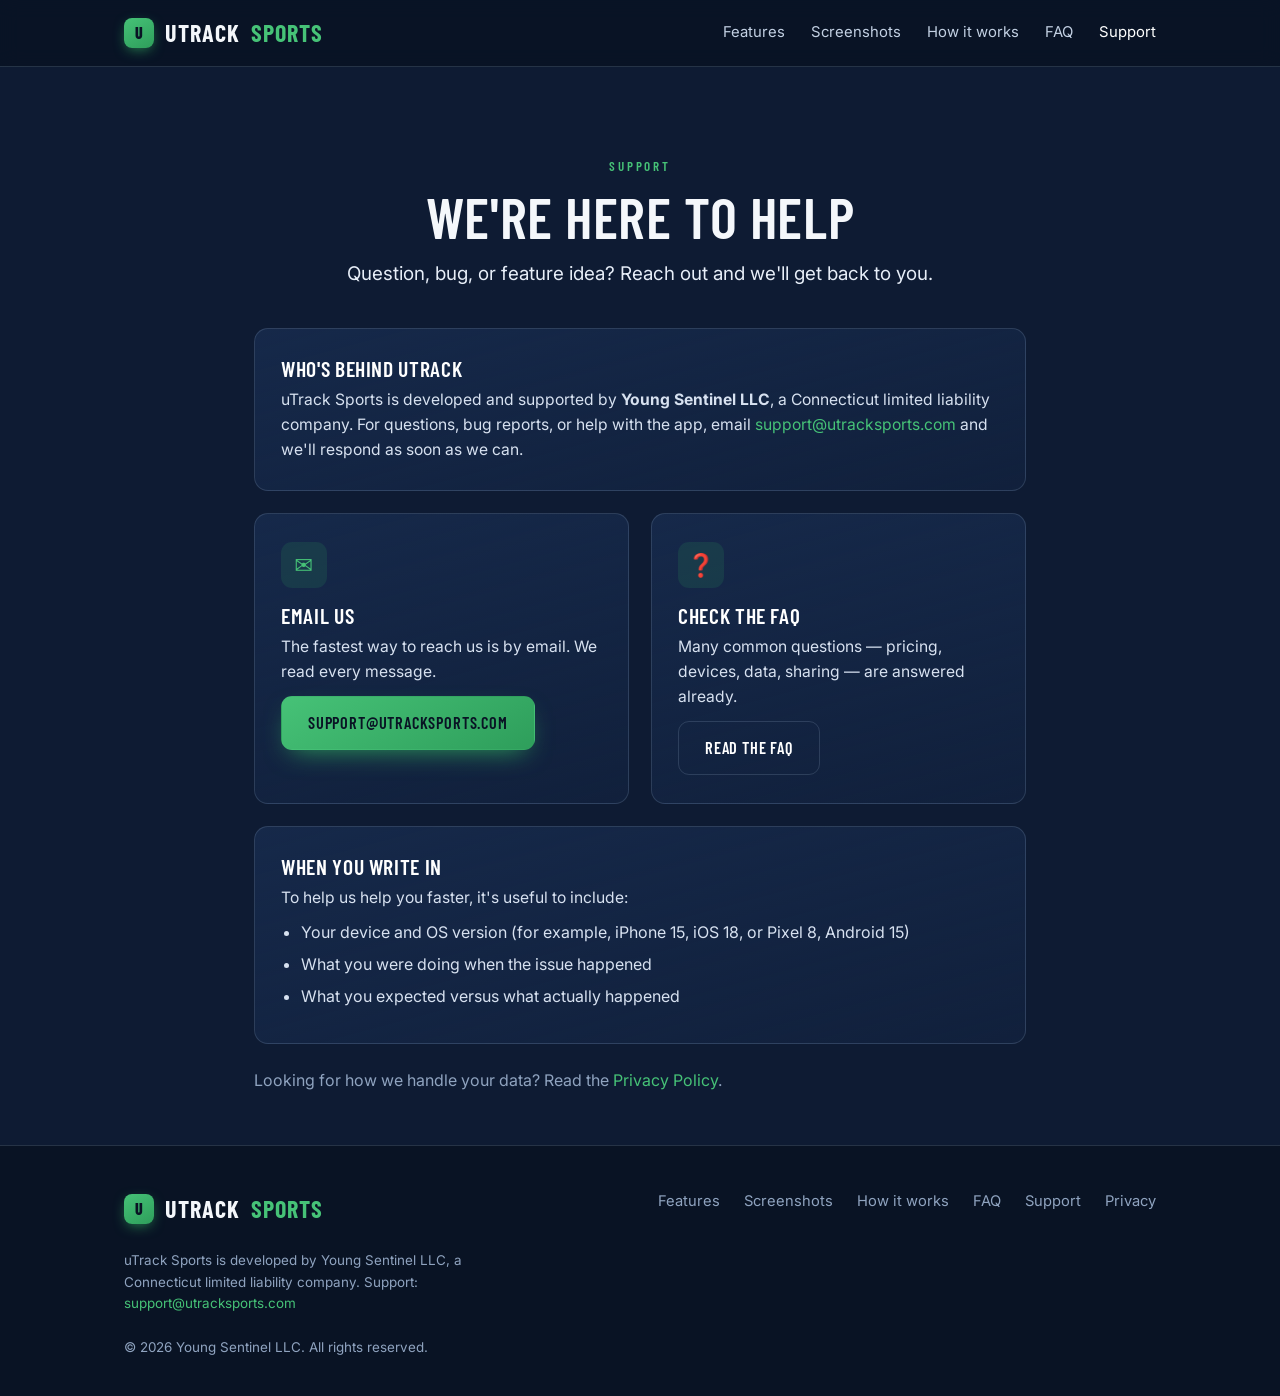
<file: support.html>
<!DOCTYPE html>
<html lang="en">
<head>
<meta charset="UTF-8">
<meta name="viewport" content="width=device-width,initial-scale=1">
<title>Support — uTrack Sports</title>
<meta name="description" content="Get help with uTrack. Contact support, find answers, and read the privacy policy.">
<link rel="preconnect" href="https://fonts.googleapis.com">
<link rel="preconnect" href="https://fonts.gstatic.com" crossorigin>
<link href="https://fonts.googleapis.com/css2?family=Barlow+Condensed:wght@500;600;700&family=Inter:wght@400;500;600&display=swap" rel="stylesheet">
<link rel="stylesheet" href="styles.css">
<!-- Cloudflare Web Analytics --><script type='module' src='https://static.cloudflareinsights.com/beacon.min.js' data-cf-beacon='{"token": "cf8ec7ba0cc14b44817669fe7023978c"}'></script><!-- End Cloudflare Web Analytics -->
</head>
<body>
<header class="site-header">
  <div class="wrap nav">
    <a href="index.html" class="brand"><span class="mark">u</span>uTrack<span class="tag">Sports</span></a>
    <button class="nav-toggle" aria-label="Menu" onclick="document.getElementById('nav').classList.toggle('open')">&#9776;</button>
    <nav class="nav-links" id="nav">
      <a href="features.html">Features</a>
      <a href="screenshots.html">Screenshots</a>
      <a href="how-to.html">How it works</a>
      <a href="faq.html">FAQ</a>
      <a href="support.html" class="active">Support</a>
    </nav>
  </div>
</header>

<div class="page-head">
  <div class="wrap center">
    <span class="eyebrow">Support</span>
    <h1>We're here to help</h1>
    <p class="lead" style="margin:14px auto 0">Question, bug, or feature idea? Reach out and we'll get back to you.</p>
  </div>
</div>

<section style="padding-top:30px">
  <div class="wrap" style="max-width:820px">
    <div class="card" style="margin-bottom:22px">
      <h3 style="color:#fff;margin-bottom:8px">Who's behind uTrack</h3>
      <p>uTrack Sports is developed and supported by <strong>Young Sentinel LLC</strong>, a Connecticut limited liability company. For questions, bug reports, or help with the app, email <a href="mailto:support@utracksports.com" style="color:var(--pitch-lt)">support@utracksports.com</a> and we'll respond as soon as we can.</p>
    </div>
    <div class="grid cols-2">
      <div class="card">
        <div class="ic">&#9993;&#65039;</div>
        <h3>Email us</h3>
        <p>The fastest way to reach us is by email. We read every message.</p>
        <p style="margin-top:12px"><a class="btn btn-primary" href="mailto:support@utracksports.com">support@utracksports.com</a></p>
      </div>
      <div class="card">
        <div class="ic">&#10067;</div>
        <h3>Check the FAQ</h3>
        <p>Many common questions &mdash; pricing, devices, data, sharing &mdash; are answered already.</p>
        <p style="margin-top:12px"><a class="btn btn-ghost" href="faq.html">Read the FAQ</a></p>
      </div>
    </div>

    <div class="card" style="margin-top:22px">
      <h3 style="color:#fff;margin-bottom:8px">When you write in</h3>
      <p>To help us help you faster, it's useful to include:</p>
      <ul style="padding-left:20px;margin-top:10px;color:#d7e1f0">
        <li style="margin-bottom:6px">Your device and OS version (for example, iPhone 15, iOS 18, or Pixel 8, Android 15)</li>
        <li style="margin-bottom:6px">What you were doing when the issue happened</li>
        <li style="margin-bottom:6px">What you expected versus what actually happened</li>
      </ul>
    </div>

    <p class="muted" style="margin-top:24px">Looking for how we handle your data? Read the <a href="privacy.html" style="color:var(--pitch-lt)">Privacy Policy</a>.</p>
  </div>
</section>

<footer class="site-footer">
  <div class="wrap">
    <div class="foot-grid">
      <a href="index.html" class="brand"><span class="mark">u</span>uTrack<span class="tag">Sports</span></a>
      <div class="foot-links">
        <a href="features.html">Features</a>
        <a href="screenshots.html">Screenshots</a>
        <a href="how-to.html">How it works</a>
        <a href="faq.html">FAQ</a>
        <a href="support.html">Support</a>
        <a href="privacy.html">Privacy</a>
      </div>
    </div>
    <p class="foot-note">uTrack Sports is developed by Young Sentinel LLC, a Connecticut limited liability company. Support: <a href="mailto:support@utracksports.com" style="color:var(--pitch-lt)">support@utracksports.com</a></p>
    <p class="foot-note">&copy; 2026 Young Sentinel LLC. All rights reserved.</p>
  </div>
</footer>
</body>
</html>
</file>
<file: styles.css>
/* ===========================================================
   uTrack Sports — site styles
   Palette:
     --navy      #0E1B33  (brand core, matches the app)
     --navy-deep #091324
     --pitch     #2E9E5B  (pitch green accent)
     --pitch-lt  #46C277
     --chalk     #F4F7FB  (off-white, "chalk line" light)
     --slate     #8FA3BF  (muted text)
     --gold      #E9B949  (sparing highlight, premium)
   =========================================================== */

:root{
  --navy:#0E1B33;
  --navy-deep:#091324;
  --navy-soft:#16294a;
  --pitch:#2E9E5B;
  --pitch-lt:#46C277;
  --chalk:#F4F7FB;
  --slate:#8FA3BF;
  --gold:#E9B949;
  --line:rgba(143,163,191,.22);
  --maxw:1080px;
  --radius:14px;
  --shadow:0 18px 50px -20px rgba(0,0,0,.55);
  --font-display:"Barlow Condensed",system-ui,sans-serif;
  --font-body:"Inter",system-ui,-apple-system,sans-serif;
}

*{box-sizing:border-box;margin:0;padding:0}
html{scroll-behavior:smooth}
body{
  font-family:var(--font-body);
  background:var(--navy);
  color:var(--chalk);
  line-height:1.6;
  -webkit-font-smoothing:antialiased;
}
a{color:inherit;text-decoration:none}
img{max-width:100%;display:block}

/* ---------- type ---------- */
h1,h2,h3{font-family:var(--font-display);font-weight:600;line-height:1.02;letter-spacing:.01em}
h1{font-size:clamp(2.6rem,7vw,5rem);text-transform:uppercase}
h2{font-size:clamp(1.9rem,4vw,3rem);text-transform:uppercase}
h3{font-size:1.35rem;text-transform:uppercase;letter-spacing:.03em}
.eyebrow{
  font-family:var(--font-display);
  text-transform:uppercase;
  letter-spacing:.22em;
  font-size:.82rem;
  font-weight:600;
  color:var(--pitch-lt);
  display:inline-block;
  margin-bottom:.6rem;
}
p{color:#d7e1f0}
.lead{font-size:1.18rem;color:#e7eef8;max-width:60ch}
.muted{color:var(--slate)}

/* ---------- layout ---------- */
.wrap{max-width:var(--maxw);margin:0 auto;padding:0 24px}
section{padding:clamp(32px,4vw,52px) 0}
.center{text-align:center}

/* ---------- header / nav ---------- */
.site-header{
  position:sticky;top:0;z-index:50;
  background:rgba(9,19,36,.86);
  backdrop-filter:blur(10px);
  border-bottom:1px solid var(--line);
}
.nav{display:flex;align-items:center;justify-content:space-between;height:66px}
.brand{display:flex;align-items:center;gap:11px;font-family:var(--font-display);font-size:1.5rem;font-weight:700;text-transform:uppercase;letter-spacing:.04em}
.brand .mark{
  width:30px;height:30px;border-radius:8px;
  background:linear-gradient(150deg,var(--pitch-lt),var(--pitch));
  display:grid;place-items:center;font-size:1rem;color:var(--navy-deep);font-weight:800;
  box-shadow:0 4px 14px -4px var(--pitch);
}
.brand .tag{color:var(--pitch-lt)}
.nav-links{display:flex;gap:26px;align-items:center}
.nav-links a{font-size:.93rem;color:#c3d0e3;transition:color .15s}
.nav-links a:hover,.nav-links a.active{color:#fff}
.nav-toggle{display:none;background:none;border:0;color:#fff;font-size:1.5rem;cursor:pointer}
@media(max-width:760px){
  .nav-links{
    position:absolute;top:66px;left:0;right:0;
    flex-direction:column;gap:0;
    background:var(--navy-deep);
    border-bottom:1px solid var(--line);
    max-height:0;overflow:hidden;transition:max-height .3s ease;
  }
  .nav-links.open{max-height:340px}
  .nav-links a{padding:15px 24px;width:100%;border-top:1px solid var(--line)}
  .nav-toggle{display:block}
}

/* ---------- buttons ---------- */
.btn{
  display:inline-flex;align-items:center;gap:9px;
  font-family:var(--font-display);text-transform:uppercase;letter-spacing:.05em;font-weight:600;
  font-size:1.02rem;
  padding:13px 26px;border-radius:11px;border:1px solid transparent;cursor:pointer;
  transition:transform .12s ease,background .15s,border-color .15s;
}
.btn:hover{transform:translateY(-2px)}
.btn-primary{background:linear-gradient(150deg,var(--pitch-lt),var(--pitch));color:var(--navy-deep);box-shadow:0 10px 26px -10px var(--pitch)}
.btn-ghost{border-color:var(--line);color:#fff}
.btn-ghost:hover{border-color:var(--pitch-lt);color:var(--pitch-lt)}
.btn-row{display:flex;gap:14px;flex-wrap:wrap;margin-top:30px}

/* ---------- hero ---------- */
.hero{
  position:relative;overflow:hidden;
  padding-top:clamp(48px,7vw,80px);padding-bottom:clamp(32px,4vw,52px);
  background:
    radial-gradient(120% 80% at 50% -10%,rgba(46,158,91,.16),transparent 60%),
    var(--navy);
}
/* pitch chalk lines, the signature element */
.hero::before{
  content:"";position:absolute;inset:0;z-index:0;pointer-events:none;
  background-image:
    linear-gradient(rgba(244,247,251,.05) 1px,transparent 1px),
    linear-gradient(90deg,rgba(244,247,251,.05) 1px,transparent 1px);
  background-size:64px 64px;
  mask-image:radial-gradient(120% 90% at 50% 30%,#000 40%,transparent 78%);
  -webkit-mask-image:radial-gradient(120% 90% at 50% 30%,#000 40%,transparent 78%);
}
.hero .wrap{position:relative;z-index:1}
.hero-grid{display:grid;grid-template-columns:1.1fr .9fr;gap:48px;align-items:center}
@media(max-width:860px){.hero-grid{grid-template-columns:1fr;gap:34px}}
.hero h1{margin-bottom:18px}
.hero h1 .hl{color:var(--pitch-lt)}
.badge-soon{
  display:inline-block;font-family:var(--font-display);text-transform:uppercase;
  letter-spacing:.14em;font-size:.78rem;color:var(--gold);
  border:1px solid rgba(233,185,73,.4);border-radius:999px;padding:5px 14px;margin-top:26px;
}

/* hero screenshot (landscape live-game shot) */
.hero-shot{
  border-radius:18px;overflow:hidden;
  border:1px solid var(--line);
  box-shadow:var(--shadow);
  background:var(--navy-deep);
}
.hero-shot img{width:100%;height:auto;display:block}
.shot-cap{color:var(--slate);font-size:.88rem;text-align:center;margin-top:14px}
.hero-trio{display:grid;grid-template-columns:1fr 1fr;gap:22px;margin-top:44px}
.hero-trio figure{margin:0}
.hero-trio figcaption{color:var(--slate);font-size:.85rem;text-align:center;margin-top:10px}
.hero-trio .full{grid-column:1 / -1}
/* shared by BOTH index.html (homepage) and screenshots.html — editing this
   .hero-trio block affects both pages, so keep them in sync.
   the two side-by-side shots have different native aspect ratios; lock them to
   one box size and contain (no crop, no stretch) so the row stays even */
.hero-trio figure:not(.full) .hero-shot{aspect-ratio:16 / 9}
.hero-trio figure:not(.full) .hero-shot img{width:100%;height:100%;object-fit:contain}
@media(max-width:760px){.hero-trio{grid-template-columns:1fr;gap:26px}}

/* portrait phone frame for screenshots */
.phone-frame{
  border-radius:30px;overflow:hidden;
  border:1px solid var(--line);
  background:var(--navy-deep);
  box-shadow:var(--shadow);
  max-width:300px;margin:0 auto;
}
.phone-frame img{width:100%;height:auto;display:block}

/* ---------- feature cards ---------- */
.grid{display:grid;gap:22px}
.cols-3{grid-template-columns:repeat(3,1fr)}
.cols-2{grid-template-columns:repeat(2,1fr)}
@media(max-width:820px){.cols-3{grid-template-columns:1fr 1fr}}
@media(max-width:560px){.cols-3,.cols-2{grid-template-columns:1fr}}
.card{
  background:linear-gradient(165deg,var(--navy-soft),rgba(22,41,74,.4));
  border:1px solid var(--line);border-radius:var(--radius);
  padding:28px 26px;
  transition:transform .15s ease,border-color .15s;
}
.card:hover{transform:translateY(-4px);border-color:rgba(70,194,119,.45)}
.card .ic{
  width:46px;height:46px;border-radius:11px;display:grid;place-items:center;
  background:rgba(46,158,91,.16);color:var(--pitch-lt);font-size:1.4rem;margin-bottom:16px;
}
.card h3{margin-bottom:8px;color:#fff}
.card p{font-size:.98rem}
.card-premium{border-color:rgba(233,185,73,.45);border-top:3px solid var(--gold)}

/* ---------- screenshots gallery ---------- */
.shots-heading{color:var(--gold);font-size:1.6rem;margin-top:46px;margin-bottom:18px}
.shots{display:grid;grid-template-columns:repeat(3,1fr);gap:26px}
@media(max-width:820px){.shots{grid-template-columns:1fr 1fr}}
@media(max-width:480px){.shots{grid-template-columns:1fr}}
.shot-item{display:flex;flex-direction:column;gap:12px}
.shot-item .frame{
  border-radius:22px;overflow:hidden;border:1px solid var(--line);
  background:var(--navy-deep);box-shadow:var(--shadow);
}
.shot-item .frame img{width:100%;height:auto;display:block}
.shot-item.wide{grid-column:span 2}
.shot-item.full{grid-column:1 / -1}
@media(max-width:480px){.shot-item.wide{grid-column:span 1}}
.shot-item h3{font-size:1.1rem;color:#fff;margin:0}
.shot-item p{font-size:.92rem;margin:0}

/* ---------- steps (how-to) ---------- */
.steps{counter-reset:step;display:grid;gap:18px}
.step{
  display:grid;grid-template-columns:auto 1fr;gap:20px;align-items:start;
  background:linear-gradient(165deg,var(--navy-soft),rgba(22,41,74,.35));
  border:1px solid var(--line);border-radius:var(--radius);padding:24px 26px;
}
.step .num{
  counter-increment:step;
  font-family:var(--font-display);font-size:1.6rem;font-weight:700;
  width:50px;height:50px;border-radius:12px;display:grid;place-items:center;
  background:var(--navy-deep);color:var(--pitch-lt);border:1px solid var(--line);
}
.step .num::before{content:counter(step,decimal-leading-zero)}
.step h3{color:#fff;margin-bottom:5px}

/* ---------- FAQ ---------- */
.faq{max-width:760px;margin:0 auto}
.qa{border-bottom:1px solid var(--line)}
.qa summary{
  cursor:pointer;list-style:none;padding:22px 4px;
  font-family:var(--font-display);font-size:1.22rem;text-transform:uppercase;letter-spacing:.02em;
  display:flex;justify-content:space-between;align-items:center;gap:16px;color:#fff;
}
.qa summary::-webkit-details-marker{display:none}
.qa summary::after{content:"+";color:var(--pitch-lt);font-size:1.6rem;transition:transform .2s}
.qa[open] summary::after{transform:rotate(45deg)}
.qa .a{padding:0 4px 22px;color:#cdd9ea}

/* ---------- legal / prose pages ---------- */
.prose{max-width:760px;margin:0 auto}
.prose h2{margin:38px 0 12px;font-size:1.7rem}
.prose h3{margin:26px 0 8px;font-size:1.18rem;color:var(--pitch-lt)}
.prose p,.prose li{color:#d7e1f0;margin-bottom:12px}
.prose ul{padding-left:22px;margin-bottom:14px}
.prose li{margin-bottom:7px}
.prose strong{color:#fff}
.prose .updated{color:var(--slate);font-size:.92rem;margin-bottom:8px}
.page-head{padding:clamp(48px,8vw,86px) 0 8px}
.page-head h1{font-size:clamp(2.2rem,6vw,3.6rem)}

/* ---------- CTA band ---------- */
.cta-band{
  background:linear-gradient(150deg,rgba(46,158,91,.16),rgba(14,27,51,.2)),var(--navy-deep);
  border-top:1px solid var(--line);border-bottom:1px solid var(--line);
  text-align:center;
}
.cta-band h2{margin-bottom:12px}

/* ---------- footer ---------- */
.site-footer{background:var(--navy-deep);padding:44px 0 38px;border-top:1px solid var(--line)}
.foot-grid{display:flex;justify-content:space-between;gap:30px;flex-wrap:wrap;align-items:flex-start}
.foot-links{display:flex;gap:24px;flex-wrap:wrap}
.foot-links a{color:var(--slate);font-size:.92rem;transition:color .15s}
.foot-links a:hover{color:#fff}
.foot-note{color:var(--slate);font-size:.84rem;margin-top:22px;max-width:46ch}

/* ---------- helpers ---------- */
.tag-pill{display:inline-block;background:rgba(46,158,91,.16);color:var(--pitch-lt);font-size:.78rem;
  font-family:var(--font-display);letter-spacing:.08em;text-transform:uppercase;padding:4px 12px;border-radius:999px}
.divider{height:1px;background:var(--line);border:0;margin:0}

/* --- pricing table --- */
.ptable{background:#0C1216;border:1px solid #2A363E;border-radius:14px;overflow:hidden;margin-top:26px}
.ptable .r{display:flex;justify-content:space-between;align-items:center;padding:13px 18px;border-bottom:1px solid #1E2830;font-size:14px;color:var(--slate)}
.ptable .r:last-child{border-bottom:0}
.ptable .r .lbl{color:var(--slate-lt,#8B96A0)}
.ptable .r .val{font-weight:700;font-family:monospace}
.ptable .r .val.free{color:var(--pitch-lt)}
.ptable .r .val.paid{color:var(--gold)}

/* --- how utrack is different (comparison grid) --- */
.diff-grid{display:grid;grid-template-columns:repeat(3,1fr);gap:18px;margin-top:36px}
.diff-box{background:var(--navy-soft);border:1px solid var(--line);border-radius:14px;padding:24px}
.diff-box .dk{font-weight:700;font-size:1rem;color:var(--gold);margin-bottom:10px;padding-bottom:10px;border-bottom:1px solid var(--line)}
.diff-box .di{display:flex;gap:9px;align-items:flex-start;font-size:.9rem;color:var(--slate-lt,#8B96A0);margin-top:8px}
.diff-box .di .dc{color:var(--pitch-lt);font-weight:700;flex-shrink:0}
.diff-disclaim{margin-top:22px;font-size:.8rem;color:var(--slate-lt,#6B7880);line-height:1.5}
@media(max-width:760px){.diff-grid{grid-template-columns:1fr}.ptable .r{flex-wrap:wrap;gap:4px}}

/* --- scan to download --- */
.scan-grid{display:grid;grid-template-columns:1fr 1fr;gap:24px;margin-top:36px;max-width:560px;margin-left:auto;margin-right:auto}
.qr-card{background:var(--navy-soft);border:1px solid var(--line);border-radius:16px;padding:28px;display:flex;flex-direction:column;align-items:center;gap:12px;text-align:center}
.qr-frame{position:relative;display:inline-block}
.qr-frame img{display:block;border-radius:10px;border:3px solid var(--line)}
.qr-badge{position:absolute;top:-10px;left:50%;transform:translateX(-50%);background:var(--gold);color:#20170A;font-size:.7rem;font-weight:700;letter-spacing:.06em;text-transform:uppercase;padding:3px 10px;border-radius:999px;white-space:nowrap}
.qr-label{font-weight:700;font-size:1rem;color:#fff}
.qr-plat{font-size:.85rem;color:var(--slate-lt,#8B96A0)}
.store-btn{font-size:.85rem;padding:8px 18px;opacity:.5;pointer-events:none;cursor:default}
.store-btn.live{opacity:1;pointer-events:auto;cursor:pointer}
.scan-note{text-align:center;font-size:.8rem;color:var(--slate-lt,#8B96A0);margin-top:18px;max-width:56ch;margin-left:auto;margin-right:auto}
@media(max-width:560px){.scan-grid{grid-template-columns:1fr;max-width:280px}}
</file>
